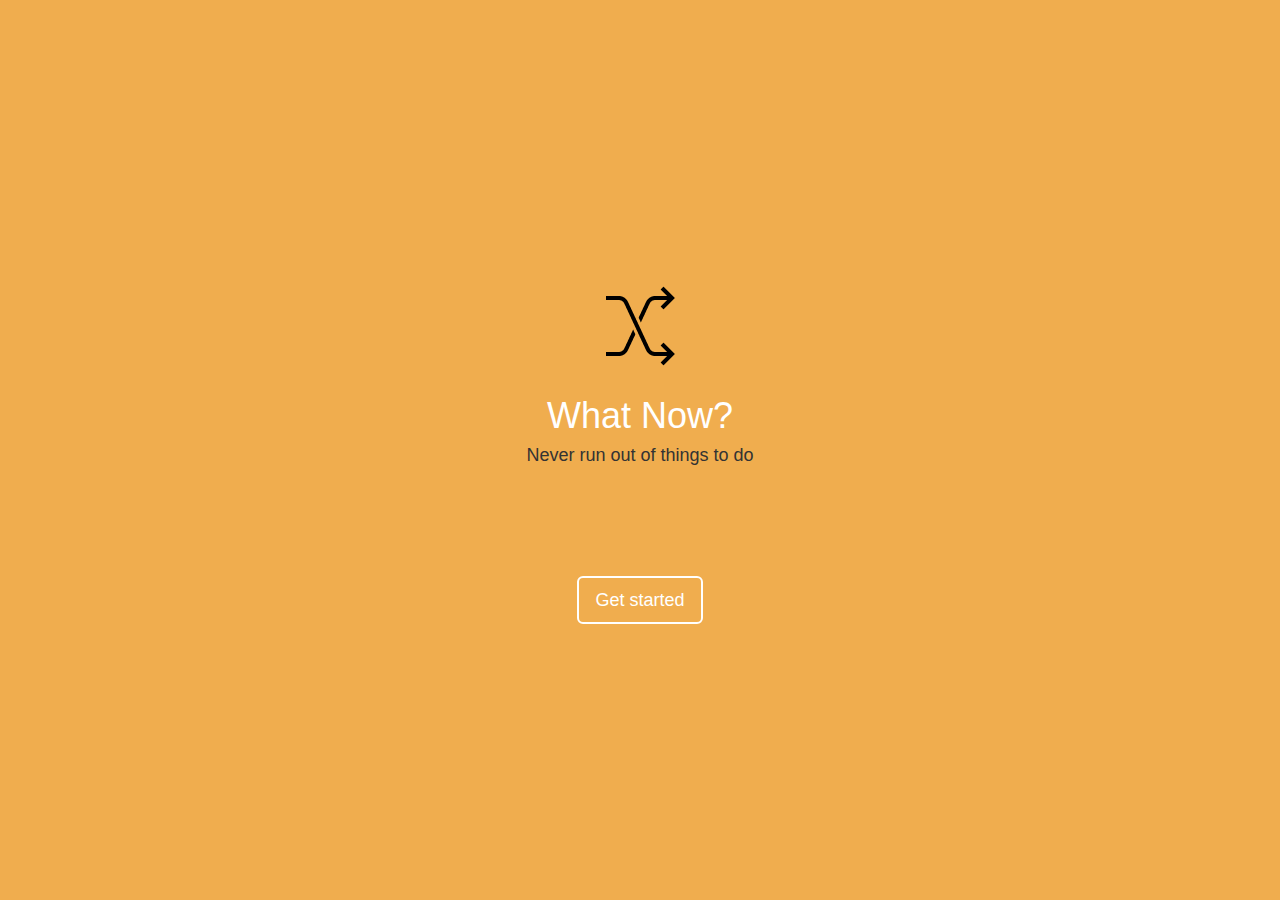
<file: whatnow/index.html>
<!DOCTYPE html>
<html lang="en">
    <head>
		<title>What Now?</title>
		<meta charset="utf-8">
		<meta name="viewport" content="width=device-width, initial-scale=1">
		<link rel="stylesheet" href="css/bootstrap.min.css">
        <link rel="stylesheet" href="css/main.css">
	</head>
	<body>
        <div class="full-screen">
            <div class="full-screen-body text-center">
                <img src="images/shuffle.png" />
                <h1>What Now?</h1>
                <h4>Never run out of things to do</h4>
                <br /><br /><br /><br /><br />
                <a href="start.html" class="btn btn-warning btn-lg">Get started</a>
            </div>
        </div>
        <script src="js/jquery.min.js"></script>
        <script src="js/bootstrap.min.js"></script>
    </body>
</html>
</file>
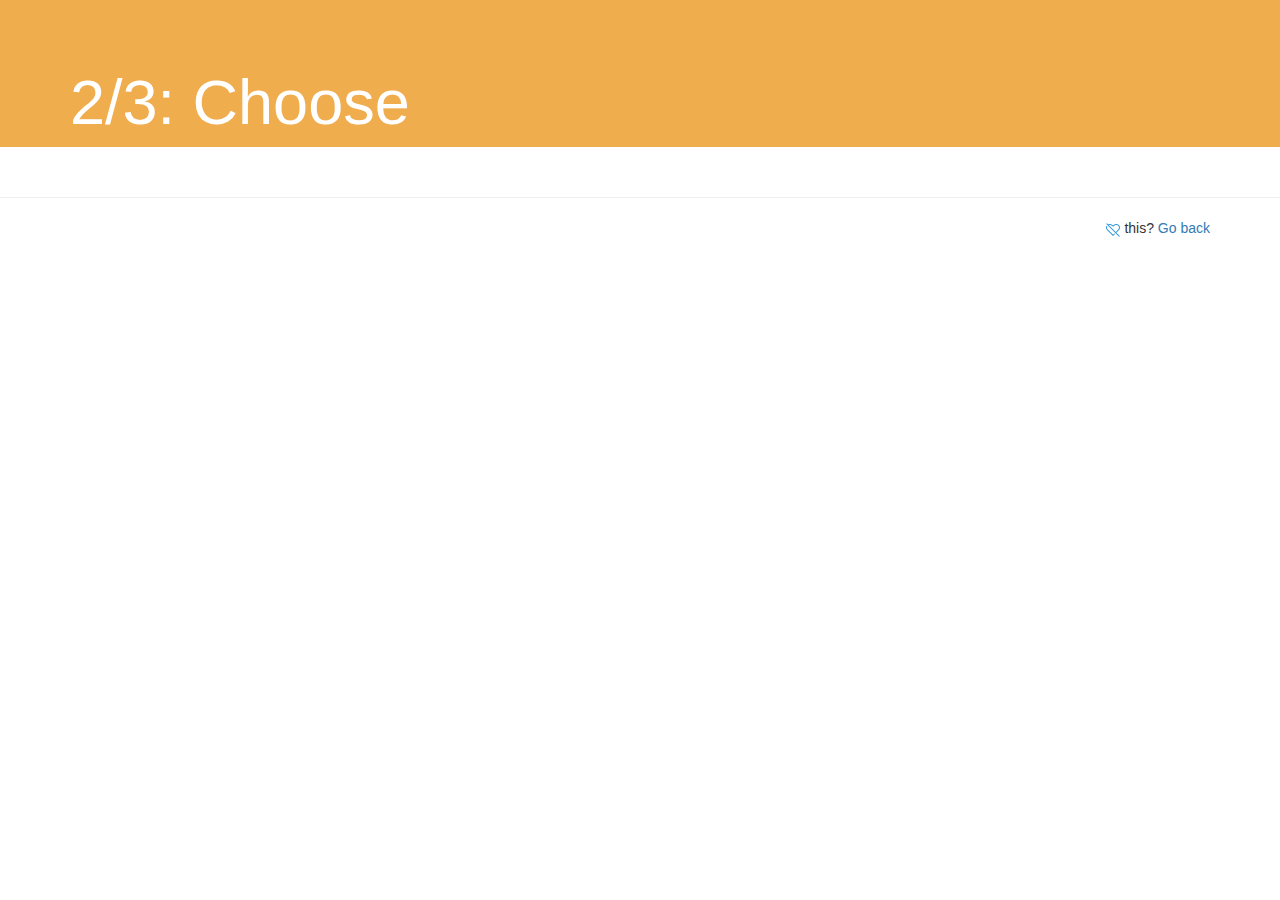
<file: choose.html>
<!DOCTYPE html>
<html lang="en">
    <head>
		<title>What Now? / choose</title>
		<meta charset="utf-8">
		<meta name="viewport" content="width=device-width, initial-scale=1">
		<link rel="stylesheet" href="css/bootstrap.min.css">
        <link rel="stylesheet" href="css/main.css">
	</head>
	<body>
        <div class="jumbotron">
            <div class="container">
                <h1>2/3: Choose</h1>
            </div>
        </div>
        <div class="container">
            <div class="row" id="events"></div>
        </div>
        <hr />
        <div class="container">
            <p class="text-right">
                <img src="images/dislike.png" style="width: 16px;" /> this? <a href="plan.html">Go back</a>
            </p>
        </div>
        <script src="js/jquery.min.js"></script>
        <script src="js/bootstrap.min.js"></script>
        <script src="js/choose.js"></script>
    </body>
</html>
</file>
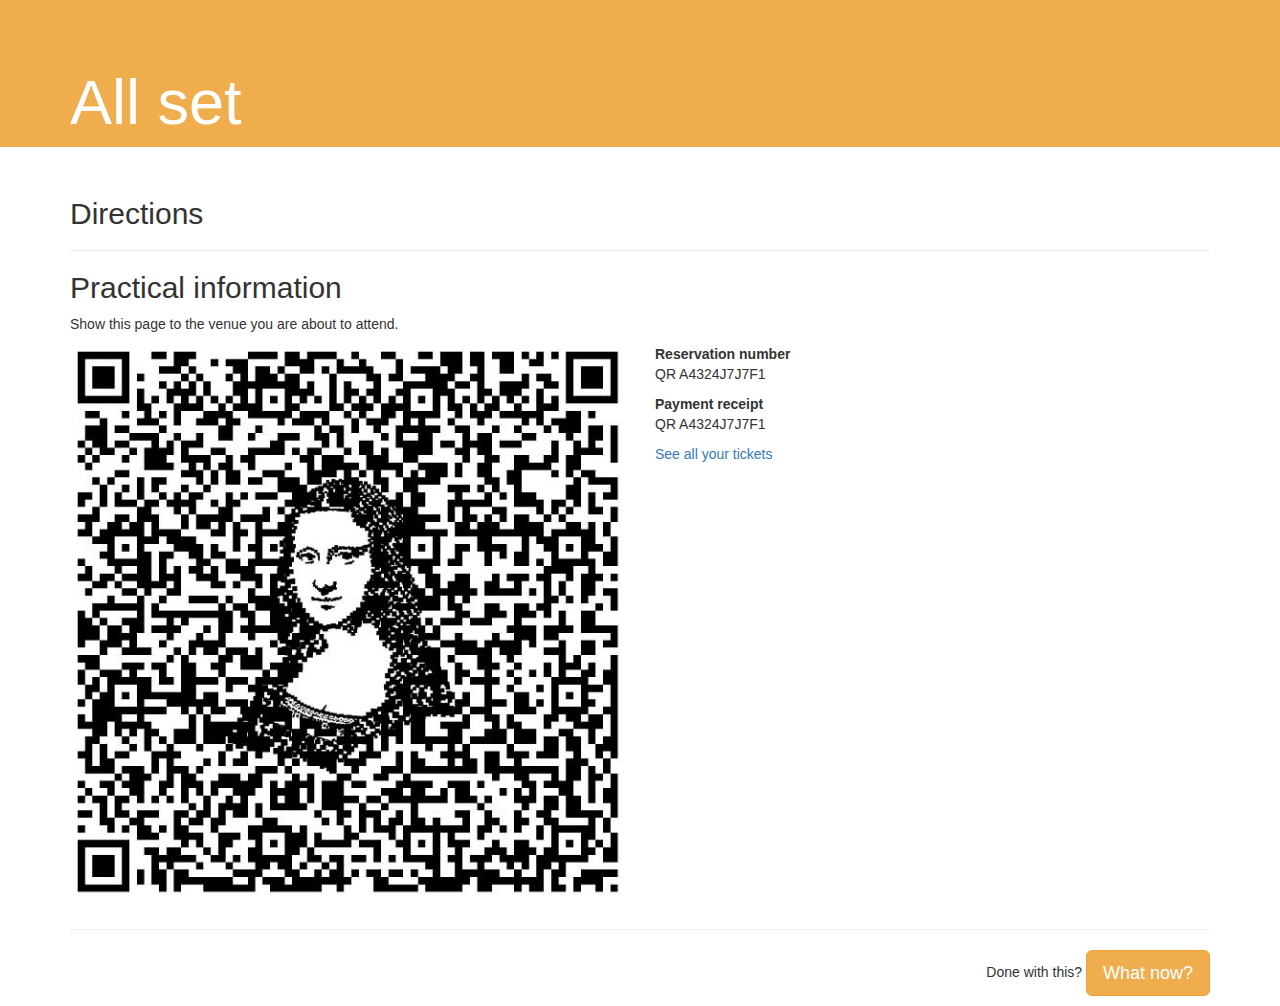
<file: done.html>
<!DOCTYPE html>
<html lang="en">
    <head>
		<title>What Now? / done</title>
		<meta charset="utf-8">
		<meta name="viewport" content="width=device-width, initial-scale=1">
		<link rel="stylesheet" href="css/bootstrap.min.css">
        <link rel="stylesheet" href="css/main.css">
	</head>
	<body>
        <div class="jumbotron">
            <div class="container">
                <h1>All set</h1>
            </div>
        </div>
        <div class="container">
            <h2>Directions</h2>
                <div id="transportType-walk" class="transportType">
                    <h3>Walking directions</h3>
                    <ol>
                        <li>Walk left 50 meters on Frederiksgade.</li>
                        <li>Walk right 100 meters on Gothersgade.</li>
                        <li>Walk round Trianglen.</li>
                        <li>Walk right 50 meters on Vesterbrogade.</li>
                        <li>Walk left 300 on Holmensgade.</li>
                    </ol>
                    <iframe src="https://www.google.com/maps/embed?pb=!1m24!1m8!1m3!1d17767.575732694804!2d10.1956603!3d56.1753096!3m2!1i1024!2i768!4f13.1!4m13!3e2!4m5!1s0x464c3f93c8d059f3%3A0xd8c9cb9689579301!2sFrederiksgade%2C+8000+Aarhus+C!3m2!1d56.154823099999994!2d10.2045997!4m5!1s0x464c3e462a4cd0f1%3A0xb530ea203c0d572!2sHolmensvej%2C+8240+Risskov!3m2!1d56.1956643!2d10.2184787!5e0!3m2!1sen!2sdk!4v1494080016160" width="400" height="300" frameborder="0" style="border:0" allowfullscreen></iframe>                </div>
                <div id="transportType-run" class="transportType">
                    <h3>Running directions</h3>
                    <ol>
                        <li>Run straight 300 meters on Nyhavnsgade.</li>
                        <li>Walk straight 100 meters on Amaliegade.</li>
                        <li>Run left 100 meters on Holmensgade.</li>
                    </ol>
                    <iframe src="https://www.google.com/maps/embed?pb=!1m28!1m12!1m3!1d17767.5757267833!2d10.195660315303694!3d56.175309612773496!2m3!1f0!2f0!3f0!3m2!1i1024!2i768!4f13.1!4m13!3e2!4m5!1s0x464c3f93c8d059f3%3A0xd8c9cb9689579301!2sFrederiksgade%2C+8000+Aarhus+C!3m2!1d56.154823099999994!2d10.2045997!4m5!1s0x464c3e462a4cd0f1%3A0xb530ea203c0d572!2sHolmensvej%2C+8240+Risskov!3m2!1d56.1956643!2d10.2184787!5e0!3m2!1sen!2sdk!4v1494080088077" width="400" height="300" frameborder="0" style="border:0" allowfullscreen></iframe>
                </div>
                <div id="transportType-bike" class="transportType">
                    <h3>Biking directions</h3>
                    <ol>
                        <li>Bike straight 200 meters on the track on Frederiksgade.</li>
                        <li>Bike left 300 meters on the track on Holmensgade.</li>
                    </ol>
                    <iframe src="https://www.google.com/maps/embed?pb=!1m28!1m12!1m3!1d17767.864139169193!2d10.195514765302496!3d56.17468641276243!2m3!1f0!2f0!3f0!3m2!1i1024!2i768!4f13.1!4m13!3e1!4m5!1s0x464c3f93c8d059f3%3A0xd8c9cb9689579301!2sFrederiksgade%2C+8000+Aarhus+C!3m2!1d56.154823099999994!2d10.2045997!4m5!1s0x464c3e462a4cd0f1%3A0xb530ea203c0d572!2sHolmensvej%2C+8240+Risskov!3m2!1d56.1956643!2d10.2184787!5e0!3m2!1sen!2sdk!4v1494080117140" width="400" height="300" frameborder="0" style="border:0" allowfullscreen></iframe>
                </div>
                <div id="transportType-seg" class="transportType">
                    <h3>Segway directions</h3>
                    <ol>
                        <li>Seg 500 meters on the track on Holmensgade.</li>
                    </ol>
                    <iframe src="https://www.google.com/maps/embed?pb=!1m28!1m12!1m3!1d17767.5757267833!2d10.195660315303694!3d56.175309612773496!2m3!1f0!2f0!3f0!3m2!1i1024!2i768!4f13.1!4m13!3e2!4m5!1s0x464c3f93c8d059f3%3A0xd8c9cb9689579301!2sFrederiksgade%2C+8000+Aarhus+C!3m2!1d56.154823099999994!2d10.2045997!4m5!1s0x464c3e462a4cd0f1%3A0xb530ea203c0d572!2sHolmensvej%2C+8240+Risskov!3m2!1d56.1956643!2d10.2184787!5e0!3m2!1sen!2sdk!4v1494080088077" width="400" height="300" frameborder="0" style="border:0" allowfullscreen></iframe>
                </div>
                <div id="transportType-ride" class="transportType">
                    <h3>Ride directions</h3>
                    <ol>
                        <li>Ride 500 meters on the track on Holmensgade.</li>
                    </ol>
                    <iframe src="https://www.google.com/maps/embed?pb=!1m28!1m12!1m3!1d17767.5757267833!2d10.195660315303694!3d56.175309612773496!2m3!1f0!2f0!3f0!3m2!1i1024!2i768!4f13.1!4m13!3e2!4m5!1s0x464c3f93c8d059f3%3A0xd8c9cb9689579301!2sFrederiksgade%2C+8000+Aarhus+C!3m2!1d56.154823099999994!2d10.2045997!4m5!1s0x464c3e462a4cd0f1%3A0xb530ea203c0d572!2sHolmensvej%2C+8240+Risskov!3m2!1d56.1956643!2d10.2184787!5e0!3m2!1sen!2sdk!4v1494080088077" width="400" height="300" frameborder="0" style="border:0" allowfullscreen></iframe>                    
                </div>
                <div id="transportType-tram" class="transportType">
                    <h3>Public means directions</h3>
                    <ol>
                        <li>Take bus 1A from Frederiksgade St. to Nyhavn St.</li>
                        <li>Take bus 6A from Nyhavn St. to Holmens St.</li>
                    </ol>
                    <iframe src="https://www.google.com/maps/embed?pb=!1m28!1m12!1m3!1d35536.068810102115!2d10.177355083269926!3d56.17431850098186!2m3!1f0!2f0!3f0!3m2!1i1024!2i768!4f13.1!4m13!3e3!4m5!1s0x464c3f93c8d059f3%3A0xd8c9cb9689579301!2sFrederiksgade%2C+8000+Aarhus+C!3m2!1d56.154823099999994!2d10.2045997!4m5!1s0x464c3e462a4cd0f1%3A0xb530ea203c0d572!2sHolmensvej%2C+8240+Risskov!3m2!1d56.1956643!2d10.2184787!5e0!3m2!1sen!2sdk!4v1494080139170" width="400" height="300" frameborder="0" style="border:0" allowfullscreen></iframe>
                </div>
                <div id="transportType-ufo" class="transportType">
                    <h3>Instant teleport directions</h3>
                    <ol>
                        <li>Go to the Aarhus Airport.</li>
                        <li>Contact your favorite Star Trek character.</li>
                    </ol>
                    <iframe src="https://www.google.com/maps/embed?pb=!1m28!1m12!1m3!1d141940.95375569066!2d10.260342052090438!3d56.229218324333324!2m3!1f0!2f0!3f0!3m2!1i1024!2i768!4f13.1!4m13!3e3!4m5!1s0x464c3f93c8d059f3%3A0xd8c9cb9689579301!2sFrederiksgade%2C+8000+Aarhus+C!3m2!1d56.154823099999994!2d10.2045997!4m5!1s0x464c2de1dbee33f1%3A0x82a2937d375c89bd!2sAarhus+Lufthavn+A%2FS%2C+Ny+Lufthavnsvej%2C+Kolind!3m2!1d56.3075123!2d10.6281027!5e0!3m2!1sen!2sdk!4v1494080192886" width="400" height="300" frameborder="0" style="border:0" allowfullscreen></iframe>
                </div>
            <hr />
            <h2>Practical information</h2>
            <p>Show this page to the venue you are about to attend.</p>
            <div class="row">
                <div class="col-xs-6 col-sm-6 col-md-6 col-lg-6">
                    <p><img src="images/qr.jpg" style="max-width: 100%;" /></p>
                </div>
                <div class="col-xs-6 col-sm-6 col-md-6 col-lg-6">
                    <p><strong>Reservation number</strong><br />QR A4324J7J7F1</p>
                    <p><strong>Payment receipt</strong><br />QR A4324J7J7F1</p>
                    <p><a href="#">See all your tickets</a></p>
                </div>
            </div>
            <hr />
            <p class="text-right">
                Done with this? <a href="javascript:moveForward()" class="btn btn-primary btn-warning btn-lg">What now?</a>
            </p>
        </div>
        <script src="js/jquery.min.js"></script>
        <script src="js/bootstrap.min.js"></script>
        <script src="js/done.js"></script>
    </body>
</html>
</file>
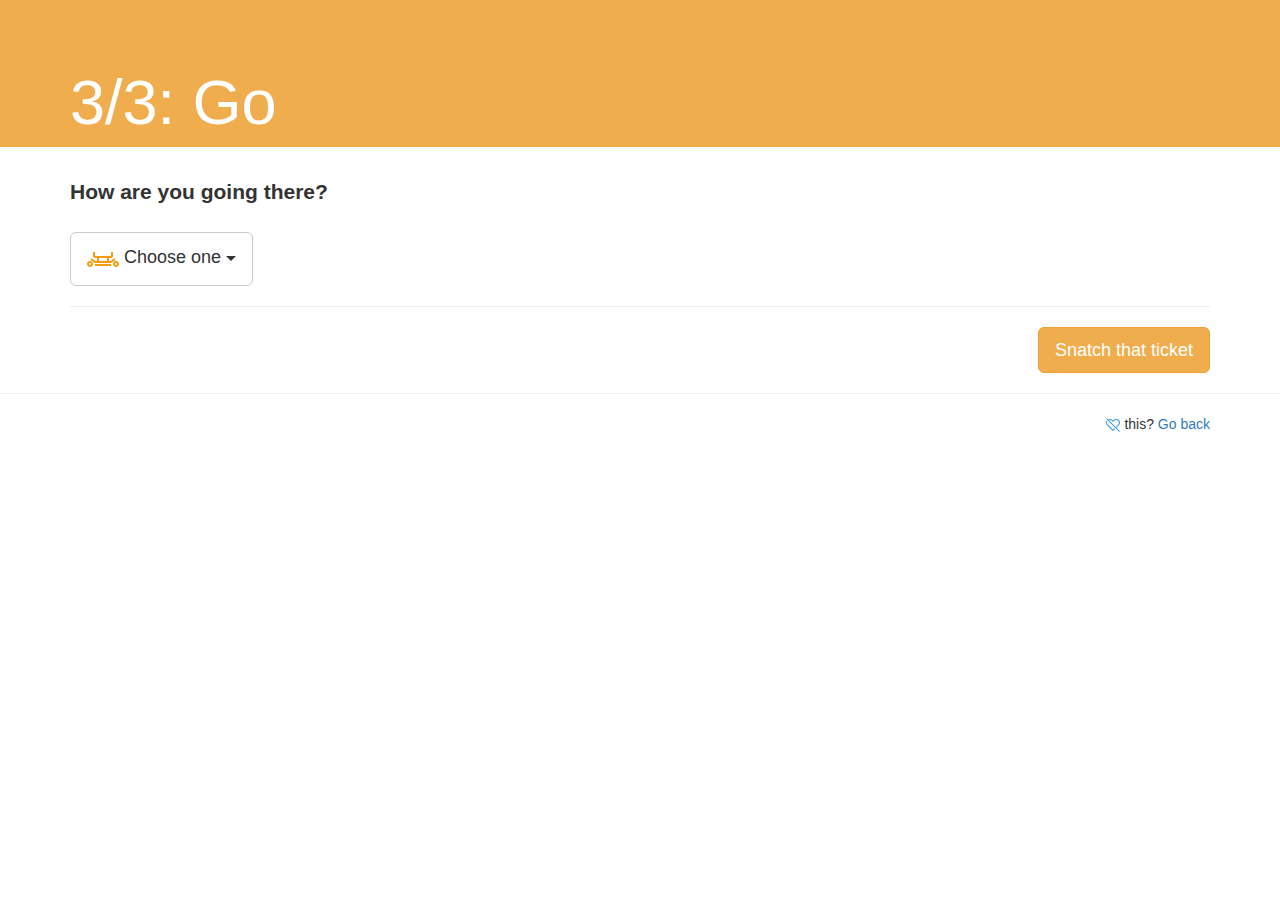
<file: go.html>
<!DOCTYPE html>
<html lang="en">
    <head>
		<title>What Now? / go</title>
		<meta charset="utf-8">
		<meta name="viewport" content="width=device-width, initial-scale=1">
		<link rel="stylesheet" href="css/bootstrap.min.css">
        <link rel="stylesheet" href="css/main.css">
	</head>
	<body>
        <div class="jumbotron">
            <div class="container">
                <h1>3/3: Go</h1>
            </div>
        </div>
        <div class="container">
            <form>
                <div class="form-group">
                    <p class="lead">
                        <label for="travel-group">How are you going there?</label>
                    </p>
                    <div class="dropdown">
                        <button class="btn btn-lg btn-default dropdown-toggle" type="button" id="travel-group" data-toggle="dropdown" aria-haspopup="true" aria-expanded="true">
                            <span id="transportTypeInput"><img src="images/transport.png" /> Choose one</span> <span class="caret"></span>
                        </button>
                        <ul class="dropdown-menu" aria-labelledby="travel-group">
                            <li><a id="transportTypeInput-walk" href="javascript:setTransportType('walk');"><img src="images/walk.png" /> Walking</a></li>
                            <li><a id="transportTypeInput-run" href="javascript:setTransportType('run');"><img src="images/run.png" /> Running</a></li>
                            <li><a id="transportTypeInput-bike" href="javascript:setTransportType('bike');"><img src="images/bike.png" /> Biking</a></li>
                            <li><a id="transportTypeInput-seg" href="javascript:setTransportType('seg');"><img src="images/seg.png" /> Segway</a></li>
                            <li><a id="transportTypeInput-ride" href="javascript:setTransportType('ride');"><img src="images/ride.png" /> Riding</a></li>
                            <li><a id="transportTypeInput-tram" href="javascript:setTransportType('tram');"><img src="images/tram.png" /> Public transport</a></li>
                            <li><a id="transportTypeInput-ufo" href="javascript:setTransportType('ufo');"><img src="images/ufo.png" /> Instant teleportation</a></li>
                        </ul>
                    </div>
                </div>
                <div id="transportType-walk" class="transportType">
                    <hr />
                    <h3>Walking directions</h3>
                    <ol>
                        <li>Walk left 50 meters on Frederiksgade.</li>
                        <li>Walk right 100 meters on Gothersgade.</li>
                        <li>Walk round Trianglen.</li>
                        <li>Walk right 50 meters on Vesterbrogade.</li>
                        <li>Walk left 300 on Holmensgade.</li>
                    </ol>
                    <iframe src="https://www.google.com/maps/embed?pb=!1m24!1m8!1m3!1d17767.575732694804!2d10.1956603!3d56.1753096!3m2!1i1024!2i768!4f13.1!4m13!3e2!4m5!1s0x464c3f93c8d059f3%3A0xd8c9cb9689579301!2sFrederiksgade%2C+8000+Aarhus+C!3m2!1d56.154823099999994!2d10.2045997!4m5!1s0x464c3e462a4cd0f1%3A0xb530ea203c0d572!2sHolmensvej%2C+8240+Risskov!3m2!1d56.1956643!2d10.2184787!5e0!3m2!1sen!2sdk!4v1494080016160" width="400" height="300" frameborder="0" style="border:0" allowfullscreen></iframe>                </div>
                <div id="transportType-run" class="transportType">
                    <hr />
                    <h3>Running directions</h3>
                    <ol>
                        <li>Run straight 300 meters on Nyhavnsgade.</li>
                        <li>Walk straight 100 meters on Amaliegade.</li>
                        <li>Run left 100 meters on Holmensgade.</li>
                    </ol>
                    <iframe src="https://www.google.com/maps/embed?pb=!1m28!1m12!1m3!1d17767.5757267833!2d10.195660315303694!3d56.175309612773496!2m3!1f0!2f0!3f0!3m2!1i1024!2i768!4f13.1!4m13!3e2!4m5!1s0x464c3f93c8d059f3%3A0xd8c9cb9689579301!2sFrederiksgade%2C+8000+Aarhus+C!3m2!1d56.154823099999994!2d10.2045997!4m5!1s0x464c3e462a4cd0f1%3A0xb530ea203c0d572!2sHolmensvej%2C+8240+Risskov!3m2!1d56.1956643!2d10.2184787!5e0!3m2!1sen!2sdk!4v1494080088077" width="400" height="300" frameborder="0" style="border:0" allowfullscreen></iframe>
                </div>
                <div id="transportType-bike" class="transportType">
                    <hr />
                    <h3>Biking directions</h3>
                    <ol>
                        <li>Bike straight 200 meters on the track on Frederiksgade.</li>
                        <li>Bike left 300 meters on the track on Holmensgade.</li>
                    </ol>
                    <iframe src="https://www.google.com/maps/embed?pb=!1m28!1m12!1m3!1d17767.864139169193!2d10.195514765302496!3d56.17468641276243!2m3!1f0!2f0!3f0!3m2!1i1024!2i768!4f13.1!4m13!3e1!4m5!1s0x464c3f93c8d059f3%3A0xd8c9cb9689579301!2sFrederiksgade%2C+8000+Aarhus+C!3m2!1d56.154823099999994!2d10.2045997!4m5!1s0x464c3e462a4cd0f1%3A0xb530ea203c0d572!2sHolmensvej%2C+8240+Risskov!3m2!1d56.1956643!2d10.2184787!5e0!3m2!1sen!2sdk!4v1494080117140" width="400" height="300" frameborder="0" style="border:0" allowfullscreen></iframe>
                </div>
                <div id="transportType-seg" class="transportType">
                    <hr />
                    <h3>Segway directions</h3>
                    <ol>
                        <li>Seg 500 meters on the track on Holmensgade.</li>
                    </ol>
                    <iframe src="https://www.google.com/maps/embed?pb=!1m28!1m12!1m3!1d17767.5757267833!2d10.195660315303694!3d56.175309612773496!2m3!1f0!2f0!3f0!3m2!1i1024!2i768!4f13.1!4m13!3e2!4m5!1s0x464c3f93c8d059f3%3A0xd8c9cb9689579301!2sFrederiksgade%2C+8000+Aarhus+C!3m2!1d56.154823099999994!2d10.2045997!4m5!1s0x464c3e462a4cd0f1%3A0xb530ea203c0d572!2sHolmensvej%2C+8240+Risskov!3m2!1d56.1956643!2d10.2184787!5e0!3m2!1sen!2sdk!4v1494080088077" width="400" height="300" frameborder="0" style="border:0" allowfullscreen></iframe>
                </div>
                <div id="transportType-ride" class="transportType">
                    <h3>Ride directions</h3>
                    <ol>
                        <li>Ride 500 meters on the track on Holmensgade.</li>
                    </ol>
                    <iframe src="https://www.google.com/maps/embed?pb=!1m28!1m12!1m3!1d17767.5757267833!2d10.195660315303694!3d56.175309612773496!2m3!1f0!2f0!3f0!3m2!1i1024!2i768!4f13.1!4m13!3e2!4m5!1s0x464c3f93c8d059f3%3A0xd8c9cb9689579301!2sFrederiksgade%2C+8000+Aarhus+C!3m2!1d56.154823099999994!2d10.2045997!4m5!1s0x464c3e462a4cd0f1%3A0xb530ea203c0d572!2sHolmensvej%2C+8240+Risskov!3m2!1d56.1956643!2d10.2184787!5e0!3m2!1sen!2sdk!4v1494080088077" width="400" height="300" frameborder="0" style="border:0" allowfullscreen></iframe>                    
                </div>
                <div id="transportType-tram" class="transportType">
                    <hr />
                    <h3>Public means directions</h3>
                    <ol>
                        <li>Take bus 1A from Frederiksgade St. to Nyhavn St.</li>
                        <li>Take bus 6A from Nyhavn St. to Holmens St.</li>
                    </ol>
                    <iframe src="https://www.google.com/maps/embed?pb=!1m28!1m12!1m3!1d35536.068810102115!2d10.177355083269926!3d56.17431850098186!2m3!1f0!2f0!3f0!3m2!1i1024!2i768!4f13.1!4m13!3e3!4m5!1s0x464c3f93c8d059f3%3A0xd8c9cb9689579301!2sFrederiksgade%2C+8000+Aarhus+C!3m2!1d56.154823099999994!2d10.2045997!4m5!1s0x464c3e462a4cd0f1%3A0xb530ea203c0d572!2sHolmensvej%2C+8240+Risskov!3m2!1d56.1956643!2d10.2184787!5e0!3m2!1sen!2sdk!4v1494080139170" width="400" height="300" frameborder="0" style="border:0" allowfullscreen></iframe>
                </div>
                <div id="transportType-ufo" class="transportType">
                    <hr />
                    <h3>Instant teleport directions</h3>
                    <ol>
                        <li>Go to the Aarhus Airport.</li>
                        <li>Contact your favorite Star Trek character.</li>
                    </ol>
                    <iframe src="https://www.google.com/maps/embed?pb=!1m28!1m12!1m3!1d141940.95375569066!2d10.260342052090438!3d56.229218324333324!2m3!1f0!2f0!3f0!3m2!1i1024!2i768!4f13.1!4m13!3e3!4m5!1s0x464c3f93c8d059f3%3A0xd8c9cb9689579301!2sFrederiksgade%2C+8000+Aarhus+C!3m2!1d56.154823099999994!2d10.2045997!4m5!1s0x464c2de1dbee33f1%3A0x82a2937d375c89bd!2sAarhus+Lufthavn+A%2FS%2C+Ny+Lufthavnsvej%2C+Kolind!3m2!1d56.3075123!2d10.6281027!5e0!3m2!1sen!2sdk!4v1494080192886" width="400" height="300" frameborder="0" style="border:0" allowfullscreen></iframe>
                </div>
                <hr />
                <div class="text-right">
                    <a href="javascript:moveForward()" class="btn btn-primary btn-warning btn-lg">Snatch that ticket</a>
                </div>
            </form>
        </div>
        <hr />
        <div class="container">
            <p class="text-right">
                <img src="images/dislike.png" style="width: 16px;" /> this? <a href="choose.html">Go back</a>
            </p>
        </div>
        <script src="js/jquery.min.js"></script>
        <script src="js/bootstrap.min.js"></script>
        <script src="js/go.js"></script>
    </body>
</html>
</file>
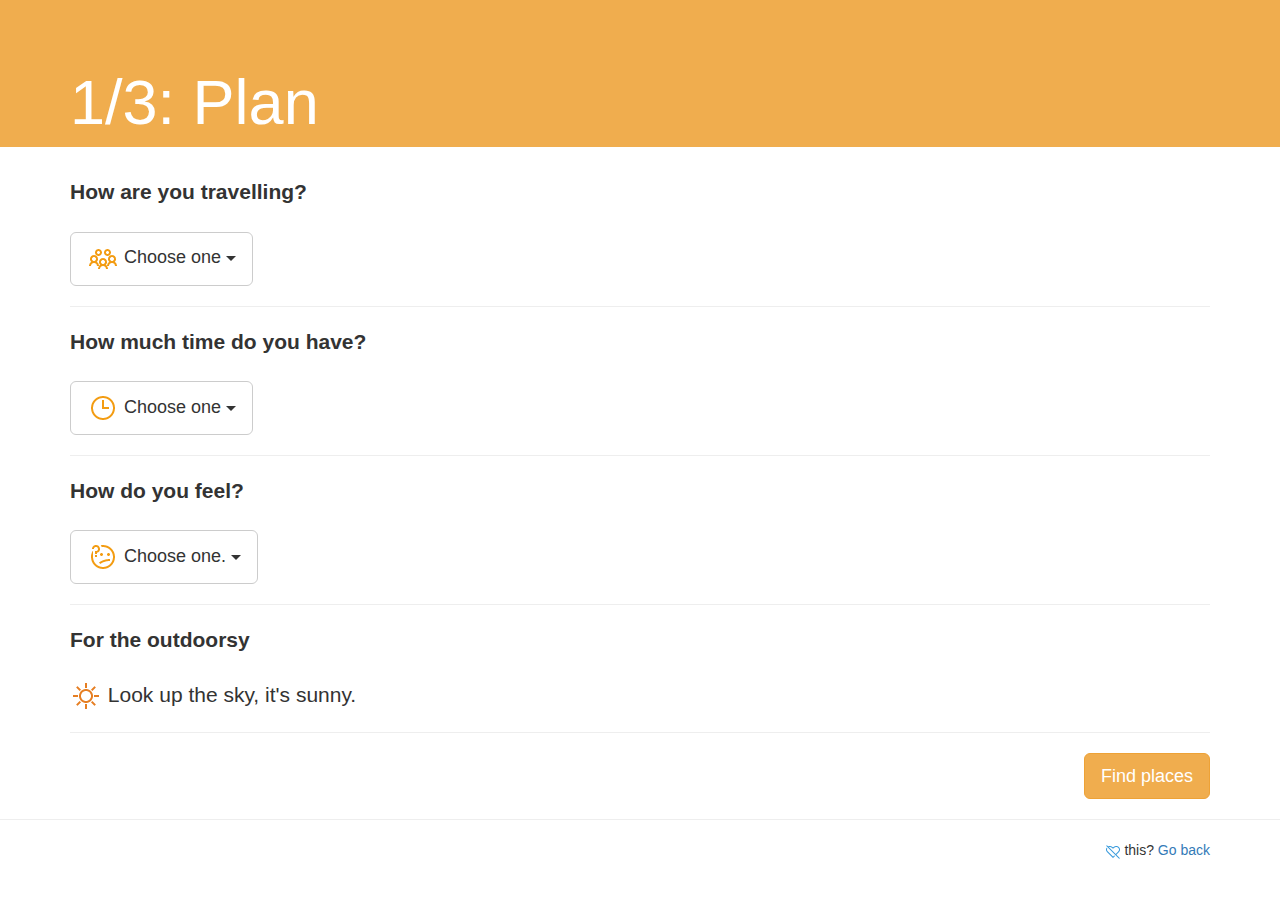
<file: plan.html>
<!DOCTYPE html>
<html lang="en">
    <head>
		<title>What Now? / plan</title>
		<meta charset="utf-8">
		<meta name="viewport" content="width=device-width, initial-scale=1">
		<link rel="stylesheet" href="css/bootstrap.min.css">
        <link rel="stylesheet" href="css/main.css">
	</head>
	<body>
        <div class="jumbotron">
            <div class="container">
                <h1>1/3: Plan</h1>
            </div>
        </div>
        <div class="container">
            <form>
                <div class="form-group" id="travellerType">
                    <p class="lead">
                        <label for="travel-group">How are you travelling?</label>
                    </p>
                    <div class="dropdown">
                        <button class="btn btn-lg btn-default dropdown-toggle" type="button" id="travel-group" data-toggle="dropdown" aria-haspopup="true" aria-expanded="true">
                            <span id="travellerTypeInput"><img src="images/traveller.png" /> Choose one</span> <span class="caret"></span>
                        </button>
                        <ul class="dropdown-menu" aria-labelledby="travel-group">
                            <li><a id="travellerType-female" href="javascript:setTravellerType('female')"><img src="images/female.png" /> All by myself - lady</a></li>
                            <li><a id="travellerType-male" href="javascript:setTravellerType('male')"><img src="images/male.png" /> All by myself - gentleman</a></li>
                            <li><a id="travellerType-couple" href="javascript:setTravellerType('couple')"><img src="images/couple.png" /> With my significant other</a></li>
                            <li><a id="travellerType-family" href="javascript:setTravellerType('family')"><img src="images/family.png" /> With my family</a></li>
                            <li><a id="travellerType-dog" href="javascript:setTravellerType('dog')"><img src="images/dog.png" /> With my family and Max</a></li>
                        </ul>
                    </div>
                </div>
                <hr />
                <div class="form-group" id="timeType">
                    <p class="lead">
                        <label for="travel-time">How much time do you have?</label>
                    </p>
                    <div class="dropdown">
                        <button class="btn btn-lg btn-default dropdown-toggle" type="button" id="travel-time" data-toggle="dropdown" aria-haspopup="true" aria-expanded="true">
                            <span id="timeTypeInput"><img src="images/time.png" /> Choose one</span> <span class="caret"></span>
                        </button>
                        <ul class="dropdown-menu" aria-labelledby="travel-time">
                            <li><a id="timeType-hour" href="javascript:setTimeType('hour')"><img src="images/hour.png" /> About an hour</a></li>
                            <li><a id="timeType-hours" href="javascript:setTimeType('hours')"><img src="images/hours.png" /> A few hours</a></li>
                            <li><a id="timeType-day" href="javascript:setTimeType('day')"><img src="images/day.png" /> All day</a></li>
                        </ul>
                    </div>
                </div>
                <hr />
                <div class="form-group" id="moodType">
                    <p class="lead">
                        <label for="travel-mood">How do you feel?</label>
                    </p>
                    <div class="dropdown">
                        <button class="btn btn-lg btn-default dropdown-toggle" type="button" id="travel-mood" data-toggle="dropdown" aria-haspopup="true" aria-expanded="true">
                            <span id="moodTypeInput"><img src="images/mood.png" /> Choose one.</span> <span class="caret"></span>
                        </button>
                        <ul class="dropdown-menu" aria-labelledby="travel-mood">
                            <li><a id="moodType-happy" href="javascript:setMoodType('happy')"><img src="images/happy.png" /> Happy</a></li>
                            <li><a id="moodType-artsy" href="javascript:setMoodType('artsy')"><img src="images/artsy.png" /> Artsy</a></li>
                            <li><a id="moodType-adventurous" href="javascript:setMoodType('adventurous')"><img src="images/adventurous.png" /> Adventurous</a></li>
                            <li><a id="moodType-hungry" href="javascript:setMoodType('hungry')"><img src="images/hungry.png" /> Hungry</a></li>
                            <li><a id="moodType-tired" href="javascript:setMoodType('tired')"><img src="images/tired.png" /> Tired</a></li>
                        </ul>
                    </div>
                </div>
                <hr />
                <div class="form-group">
                    <p class="lead">
                        <label for="travel-weather">For the outdoorsy</label>
                    </p>
                    <p class="lead weatherType" id="weatherType-sunny">
                        <img src="images/sunny.png" /> Look up the sky, it's sunny.
                    </p>
                    <p class="lead weatherType" id="weatherType-rainy">
                        <img src="images/rainy.png" /> Time for singing in the rain?
                    </p>
                </div>
                <hr />
                <div class="text-right">
                    <a href="javascript:moveForward()" class="btn btn-primary btn-warning btn-lg">Find places</a>
                </div>
            </form>
        </div>
        <hr />
        <div class="container">
            <p class="text-right">
                <img src="images/dislike.png" style="width: 16px;" /> this? <a href="index.html">Go back</a>
            </p>
        </div>
        <script src="js/jquery.min.js"></script>
        <script src="js/bootstrap.min.js"></script>
        <script src="js/plan.js"></script>
    </body>
</html>
</file>
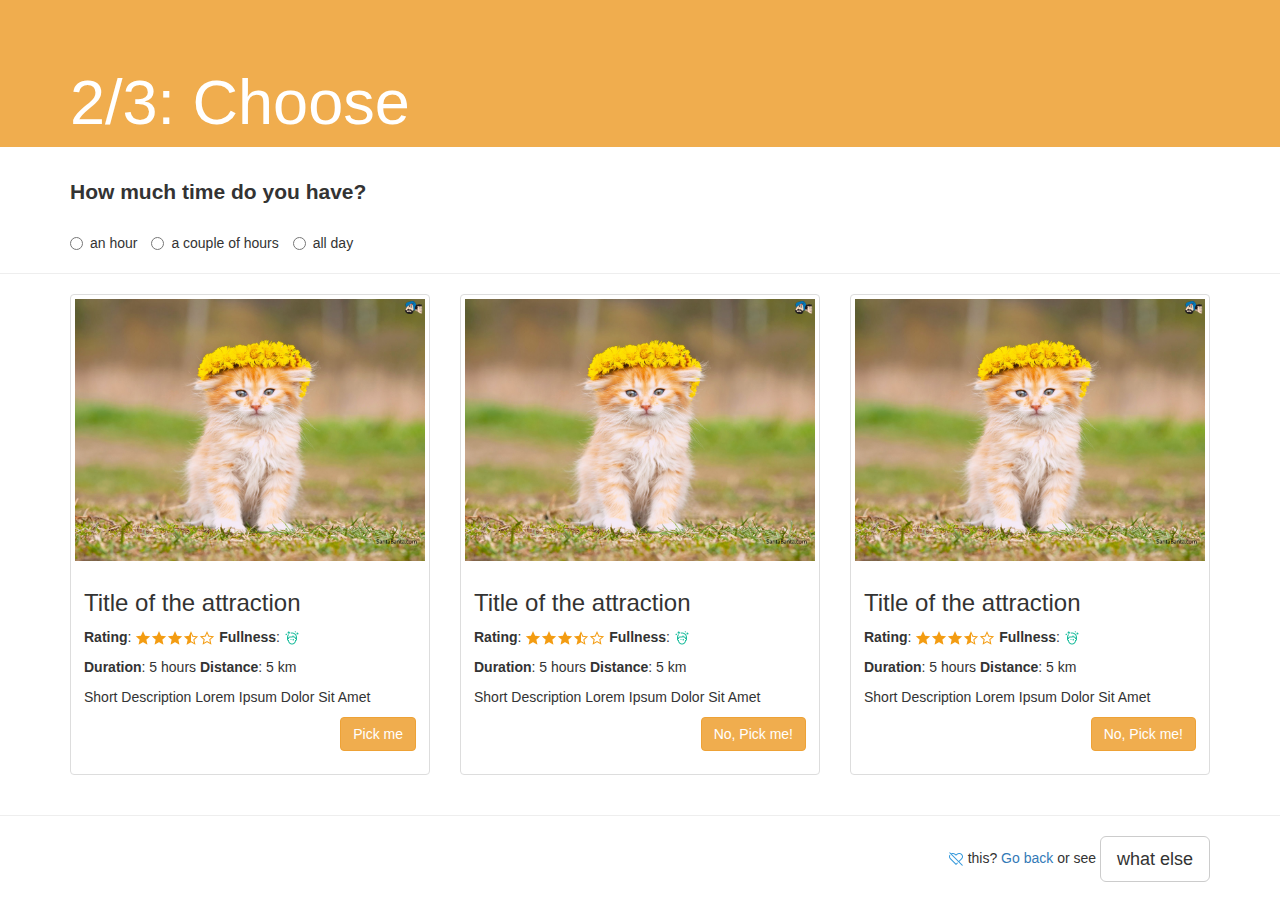
<file: whatnow/choose.html>
<!DOCTYPE html>
<html lang="en">
    <head>
		<title>What Now?</title>
		<meta charset="utf-8">
		<meta name="viewport" content="width=device-width, initial-scale=1">
		<link rel="stylesheet" href="css/bootstrap.min.css">
        <link rel="stylesheet" href="css/main.css">
	</head>
	<body>
        <div class="jumbotron">
            <div class="container">
                <h1>2/3: Choose</h1>
            </div>
        </div>
        <div class="container">
            <form>
                <div class="form-group">
                    <p class="lead">
                        <label for="travel-time">How much time do you have?</label>
                    </p>
                </div>
                <label class="radio-inline">
                    <input type="radio" name="inlineRadioOptions" id="inlineRadio1" value="option1"> an hour
                </label>
                <label class="radio-inline">
                    <input type="radio" name="inlineRadioOptions" id="inlineRadio2" value="option2"> a couple of hours
                </label>
                <label class="radio-inline">
                    <input type="radio" name="inlineRadioOptions" id="inlineRadio3" value="option3"> all day
                </label>
            </form>
        </div>
        <hr />
        <div class="container">
            <div class="row">
                <div class="col-xs-12 col-sm-6 col-md-4 col-lg-4">
                    <div class="thumbnail">
                        <img src="images/cat.jpg" alt="...">
                        <div class="caption">
                            <h3>Title of the attraction</h3>
                            <p><strong>Rating</strong>: <img src="images/star-full.png" style="width: 16px;" /><img src="images/star-full.png" style="width: 16px;" /><img src="images/star-full.png" style="width: 16px;" /><img src="images/star-half.png" style="width: 16px;" /><img src="images/star-empty.png" style="width: 16px;" /> <strong>Fullness</strong>: <img src="images/dizzy.png" style="width: 16px;" /></p>
                            <p><strong>Duration</strong>: 5 hours <strong>Distance</strong>: 5 km</p>
                            <p>Short Description Lorem Ipsum Dolor Sit Amet</p>
                            <p class="text-right">
                                <a href="go.html" class="btn btn-warning" role="button">Pick me</a>
                            </p>
                        </div>
                    </div>
                </div>
                <div class="col-xs-12 col-sm-6 col-md-4 col-lg-4">
                    <div class="thumbnail">
                        <img src="images/cat.jpg" alt="...">
                        <div class="caption">
                            <h3>Title of the attraction</h3>
                            <p><strong>Rating</strong>: <img src="images/star-full.png" style="width: 16px;" /><img src="images/star-full.png" style="width: 16px;" /><img src="images/star-full.png" style="width: 16px;" /><img src="images/star-half.png" style="width: 16px;" /><img src="images/star-empty.png" style="width: 16px;" /> <strong>Fullness</strong>: <img src="images/dizzy.png" style="width: 16px;" /></p>
                            <p><strong>Duration</strong>: 5 hours <strong>Distance</strong>: 5 km</p>
                            <p>Short Description Lorem Ipsum Dolor Sit Amet</p>
                            <p class="text-right">
                                <a href="go.html" class="btn btn-warning" role="button">No, Pick me!</a>
                            </p>
                        </div>
                    </div>
                </div>
                <div class="col-xs-12 col-sm-6 col-md-4 col-lg-4">
                    <div class="thumbnail">
                        <img src="images/cat.jpg" alt="...">
                        <div class="caption">
                            <h3>Title of the attraction</h3>
                            <p><strong>Rating</strong>: <img src="images/star-full.png" style="width: 16px;" /><img src="images/star-full.png" style="width: 16px;" /><img src="images/star-full.png" style="width: 16px;" /><img src="images/star-half.png" style="width: 16px;" /><img src="images/star-empty.png" style="width: 16px;" /> <strong>Fullness</strong>: <img src="images/dizzy.png" style="width: 16px;" /></p>
                            <p><strong>Duration</strong>: 5 hours <strong>Distance</strong>: 5 km</p>
                            <p>Short Description Lorem Ipsum Dolor Sit Amet</p>
                            <p class="text-right">
                                <a href="go.html" class="btn btn-warning" role="button">No, Pick me!</a>
                            </p>
                        </div>
                    </div>
                </div>
            </div>
        </div>
        <hr />
        <div class="container">
            <p class="text-right">
                <img src="images/dislike.png" style="width: 16px;" /> this? <a href="start.html">Go back</a> or see <a href="choose.html" class="btn btn-default btn-lg">what else</a>
            </p>
        </div>
        <script src="js/jquery.min.js"></script>
        <script src="js/bootstrap.min.js"></script>
    </body>
</html>
</file>
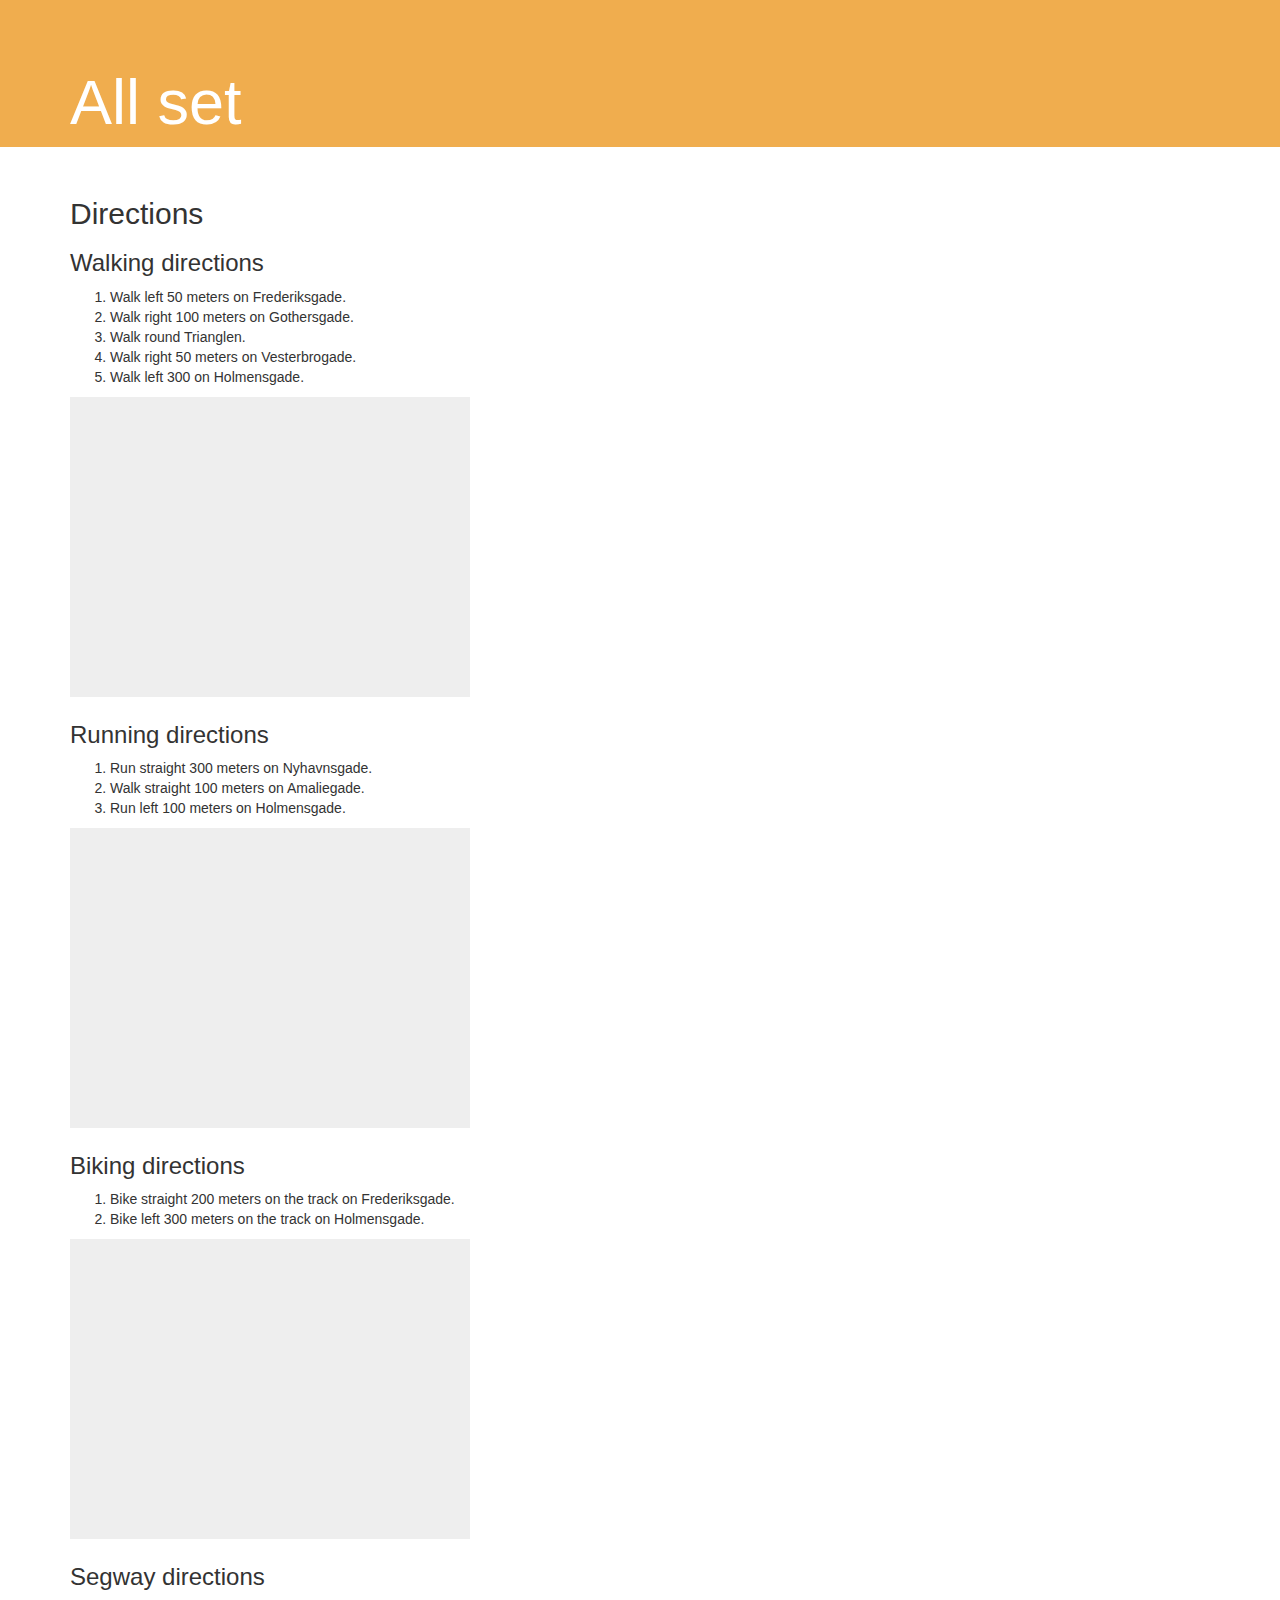
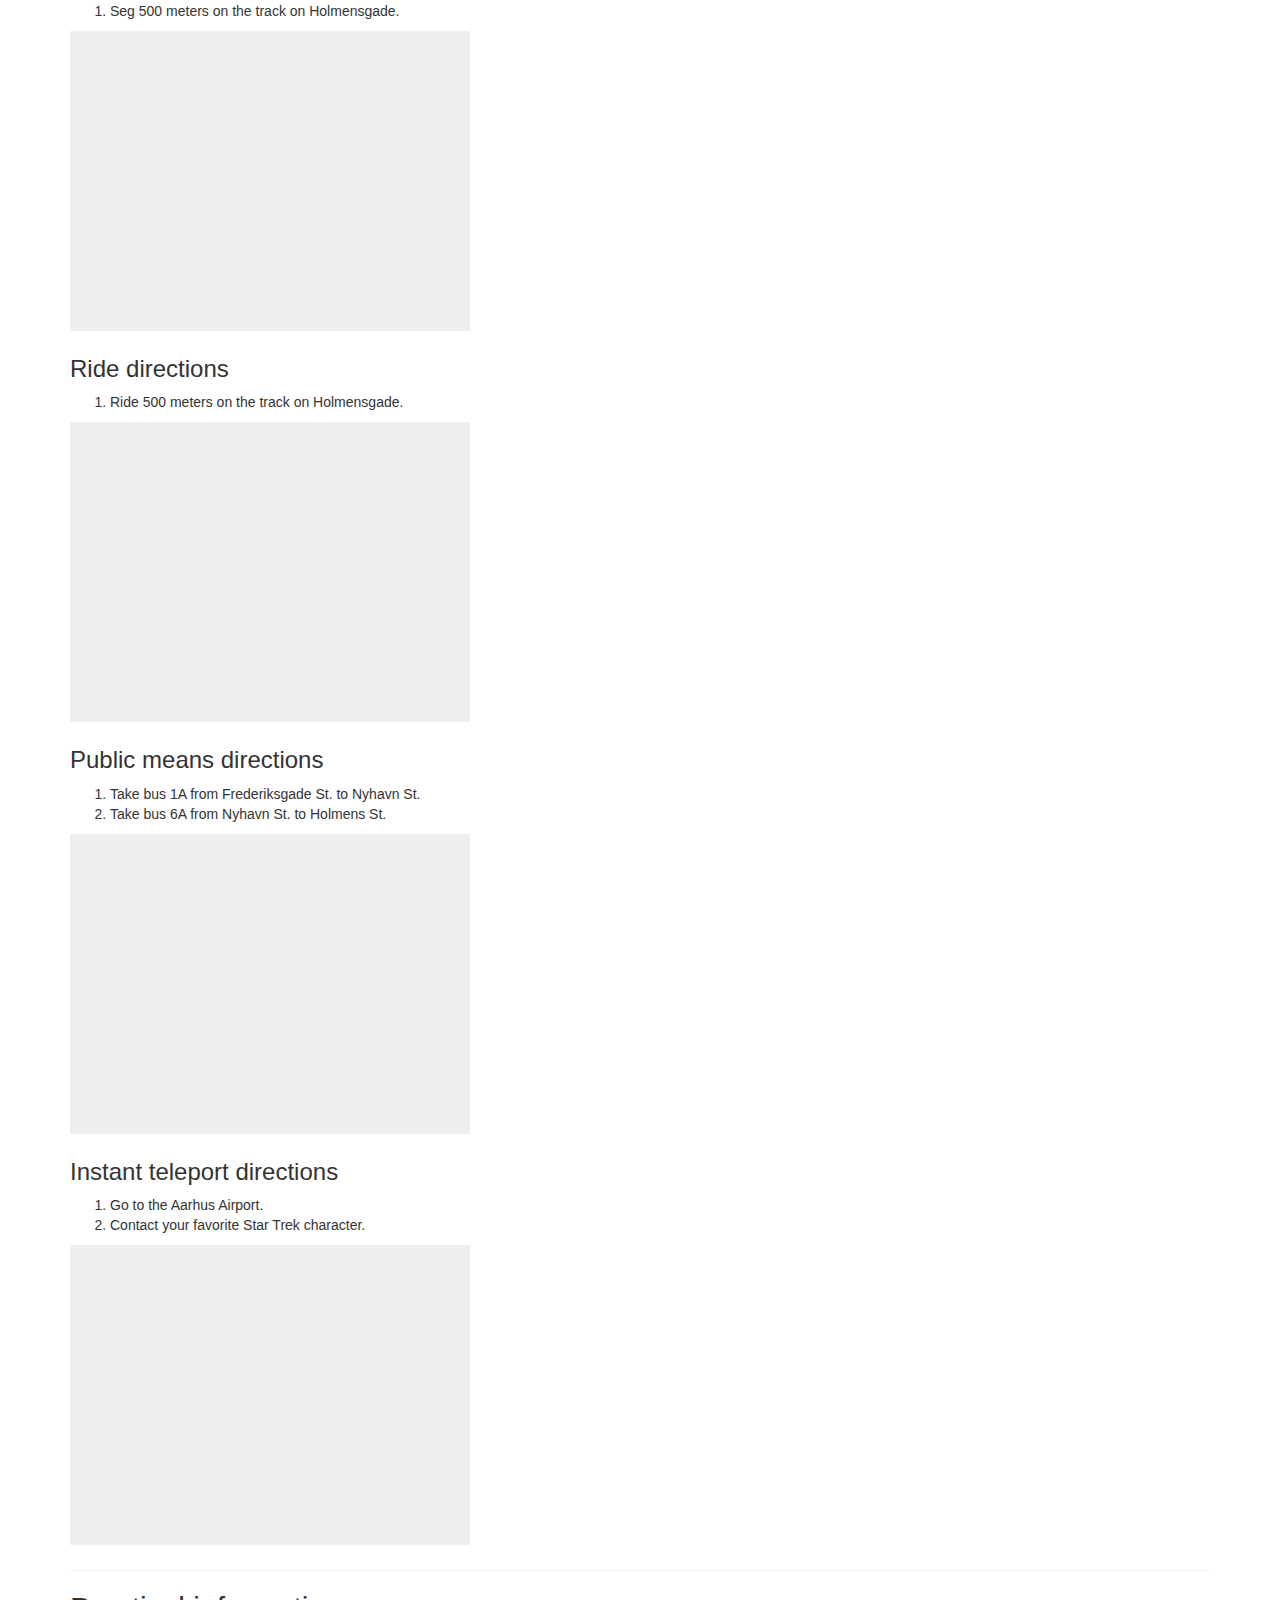
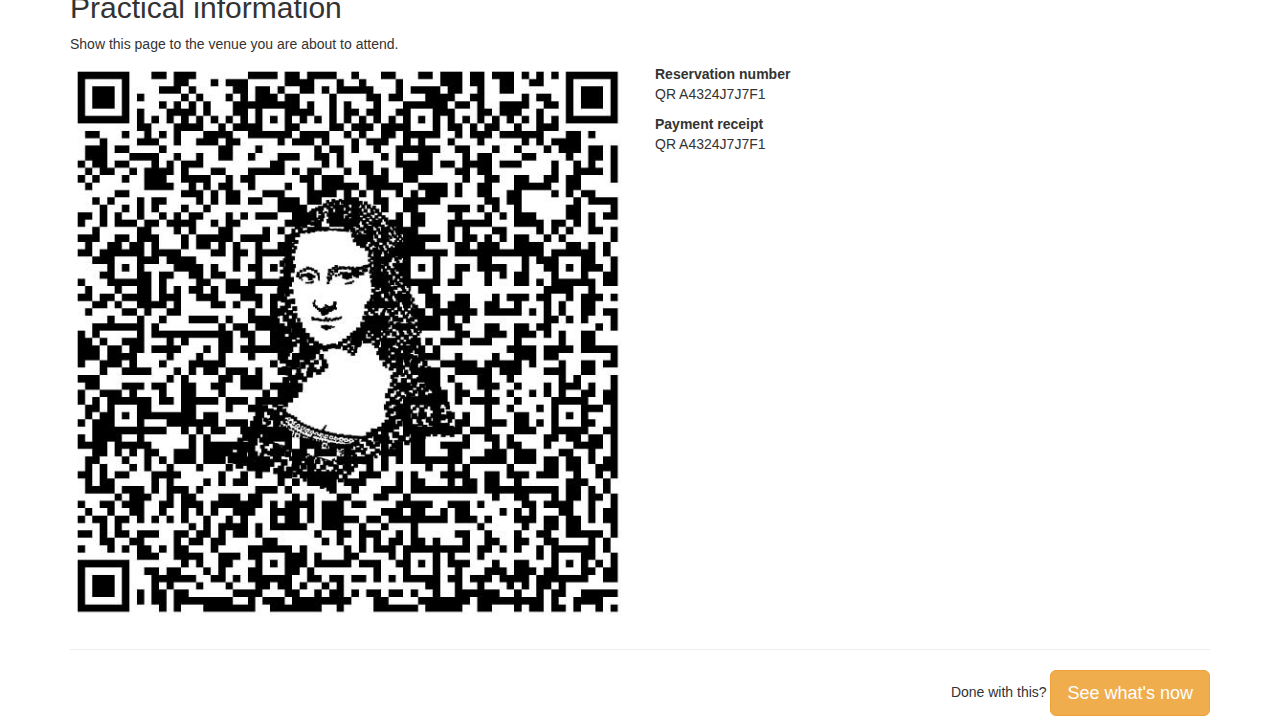
<file: whatnow/done.html>
<!DOCTYPE html>
<html lang="en">
    <head>
		<title>What Now?</title>
		<meta charset="utf-8">
		<meta name="viewport" content="width=device-width, initial-scale=1">
		<link rel="stylesheet" href="css/bootstrap.min.css">
        <link rel="stylesheet" href="css/main.css">
	</head>
	<body>
        <div class="jumbotron">
            <div class="container">
                <h1>All set</h1>
            </div>
        </div>
        <div class="container">
            <h2>Directions</h2>
                <div class="show-walk">
                    <h3>Walking directions</h3>
                    <ol>
                        <li>Walk left 50 meters on Frederiksgade.</li>
                        <li>Walk right 100 meters on Gothersgade.</li>
                        <li>Walk round Trianglen.</li>
                        <li>Walk right 50 meters on Vesterbrogade.</li>
                        <li>Walk left 300 on Holmensgade.</li>
                    </ol>
                    <iframe src="https://www.google.com/maps/embed?pb=!1m24!1m8!1m3!1d17767.575732694804!2d10.1956603!3d56.1753096!3m2!1i1024!2i768!4f13.1!4m13!3e2!4m5!1s0x464c3f93c8d059f3%3A0xd8c9cb9689579301!2sFrederiksgade%2C+8000+Aarhus+C!3m2!1d56.154823099999994!2d10.2045997!4m5!1s0x464c3e462a4cd0f1%3A0xb530ea203c0d572!2sHolmensvej%2C+8240+Risskov!3m2!1d56.1956643!2d10.2184787!5e0!3m2!1sen!2sdk!4v1494080016160" width="400" height="300" frameborder="0" style="border:0" allowfullscreen></iframe>                </div>
                <div class="show-run">
                    <h3>Running directions</h3>
                    <ol>
                        <li>Run straight 300 meters on Nyhavnsgade.</li>
                        <li>Walk straight 100 meters on Amaliegade.</li>
                        <li>Run left 100 meters on Holmensgade.</li>
                    </ol>
                    <iframe src="https://www.google.com/maps/embed?pb=!1m28!1m12!1m3!1d17767.5757267833!2d10.195660315303694!3d56.175309612773496!2m3!1f0!2f0!3f0!3m2!1i1024!2i768!4f13.1!4m13!3e2!4m5!1s0x464c3f93c8d059f3%3A0xd8c9cb9689579301!2sFrederiksgade%2C+8000+Aarhus+C!3m2!1d56.154823099999994!2d10.2045997!4m5!1s0x464c3e462a4cd0f1%3A0xb530ea203c0d572!2sHolmensvej%2C+8240+Risskov!3m2!1d56.1956643!2d10.2184787!5e0!3m2!1sen!2sdk!4v1494080088077" width="400" height="300" frameborder="0" style="border:0" allowfullscreen></iframe>
                </div>
                <div class="show-bike">
                    <h3>Biking directions</h3>
                    <ol>
                        <li>Bike straight 200 meters on the track on Frederiksgade.</li>
                        <li>Bike left 300 meters on the track on Holmensgade.</li>
                    </ol>
                    <iframe src="https://www.google.com/maps/embed?pb=!1m28!1m12!1m3!1d17767.864139169193!2d10.195514765302496!3d56.17468641276243!2m3!1f0!2f0!3f0!3m2!1i1024!2i768!4f13.1!4m13!3e1!4m5!1s0x464c3f93c8d059f3%3A0xd8c9cb9689579301!2sFrederiksgade%2C+8000+Aarhus+C!3m2!1d56.154823099999994!2d10.2045997!4m5!1s0x464c3e462a4cd0f1%3A0xb530ea203c0d572!2sHolmensvej%2C+8240+Risskov!3m2!1d56.1956643!2d10.2184787!5e0!3m2!1sen!2sdk!4v1494080117140" width="400" height="300" frameborder="0" style="border:0" allowfullscreen></iframe>
                </div>
                <div class="show-seg">
                    <h3>Segway directions</h3>
                    <ol>
                        <li>Seg 500 meters on the track on Holmensgade.</li>
                    </ol>
                    <iframe src="https://www.google.com/maps/embed?pb=!1m28!1m12!1m3!1d17767.5757267833!2d10.195660315303694!3d56.175309612773496!2m3!1f0!2f0!3f0!3m2!1i1024!2i768!4f13.1!4m13!3e2!4m5!1s0x464c3f93c8d059f3%3A0xd8c9cb9689579301!2sFrederiksgade%2C+8000+Aarhus+C!3m2!1d56.154823099999994!2d10.2045997!4m5!1s0x464c3e462a4cd0f1%3A0xb530ea203c0d572!2sHolmensvej%2C+8240+Risskov!3m2!1d56.1956643!2d10.2184787!5e0!3m2!1sen!2sdk!4v1494080088077" width="400" height="300" frameborder="0" style="border:0" allowfullscreen></iframe>
                </div>
                <div class="show-ride">
                    <h3>Ride directions</h3>
                    <ol>
                        <li>Ride 500 meters on the track on Holmensgade.</li>
                    </ol>
                    <iframe src="https://www.google.com/maps/embed?pb=!1m28!1m12!1m3!1d17767.5757267833!2d10.195660315303694!3d56.175309612773496!2m3!1f0!2f0!3f0!3m2!1i1024!2i768!4f13.1!4m13!3e2!4m5!1s0x464c3f93c8d059f3%3A0xd8c9cb9689579301!2sFrederiksgade%2C+8000+Aarhus+C!3m2!1d56.154823099999994!2d10.2045997!4m5!1s0x464c3e462a4cd0f1%3A0xb530ea203c0d572!2sHolmensvej%2C+8240+Risskov!3m2!1d56.1956643!2d10.2184787!5e0!3m2!1sen!2sdk!4v1494080088077" width="400" height="300" frameborder="0" style="border:0" allowfullscreen></iframe>                    
                </div>
                <div class="show-tram">
                    <h3>Public means directions</h3>
                    <ol>
                        <li>Take bus 1A from Frederiksgade St. to Nyhavn St.</li>
                        <li>Take bus 6A from Nyhavn St. to Holmens St.</li>
                    </ol>
                    <iframe src="https://www.google.com/maps/embed?pb=!1m28!1m12!1m3!1d35536.068810102115!2d10.177355083269926!3d56.17431850098186!2m3!1f0!2f0!3f0!3m2!1i1024!2i768!4f13.1!4m13!3e3!4m5!1s0x464c3f93c8d059f3%3A0xd8c9cb9689579301!2sFrederiksgade%2C+8000+Aarhus+C!3m2!1d56.154823099999994!2d10.2045997!4m5!1s0x464c3e462a4cd0f1%3A0xb530ea203c0d572!2sHolmensvej%2C+8240+Risskov!3m2!1d56.1956643!2d10.2184787!5e0!3m2!1sen!2sdk!4v1494080139170" width="400" height="300" frameborder="0" style="border:0" allowfullscreen></iframe>
                </div>
                <div class="show-ufo">
                    <h3>Instant teleport directions</h3>
                    <ol>
                        <li>Go to the Aarhus Airport.</li>
                        <li>Contact your favorite Star Trek character.</li>
                    </ol>
                    <iframe src="https://www.google.com/maps/embed?pb=!1m28!1m12!1m3!1d141940.95375569066!2d10.260342052090438!3d56.229218324333324!2m3!1f0!2f0!3f0!3m2!1i1024!2i768!4f13.1!4m13!3e3!4m5!1s0x464c3f93c8d059f3%3A0xd8c9cb9689579301!2sFrederiksgade%2C+8000+Aarhus+C!3m2!1d56.154823099999994!2d10.2045997!4m5!1s0x464c2de1dbee33f1%3A0x82a2937d375c89bd!2sAarhus+Lufthavn+A%2FS%2C+Ny+Lufthavnsvej%2C+Kolind!3m2!1d56.3075123!2d10.6281027!5e0!3m2!1sen!2sdk!4v1494080192886" width="400" height="300" frameborder="0" style="border:0" allowfullscreen></iframe>
                </div>
            <hr />
            <h2>Practical information</h2>
            <p>Show this page to the venue you are about to attend.</p>
            <div class="row">
                <div class="col-xs-6 col-sm-6 col-md-6 col-lg-6">
                    <p><img src="images/qr.jpg" style="max-width: 100%;" /></p>
                </div>
                <div class="col-xs-6 col-sm-6 col-md-6 col-lg-6">
                    <p><strong>Reservation number</strong><br />QR A4324J7J7F1</p>
                    <p><strong>Payment receipt</strong><br />QR A4324J7J7F1</p>
                </div>
            </div>
            <hr />
            <p class="text-right">
                Done with this? <a href="start.html" class="btn btn-primary btn-warning btn-lg">See what's now</a>
            </p>
        </div>
        <script src="js/jquery.min.js"></script>
        <script src="js/bootstrap.min.js"></script>
    </body>
</html>
</file>
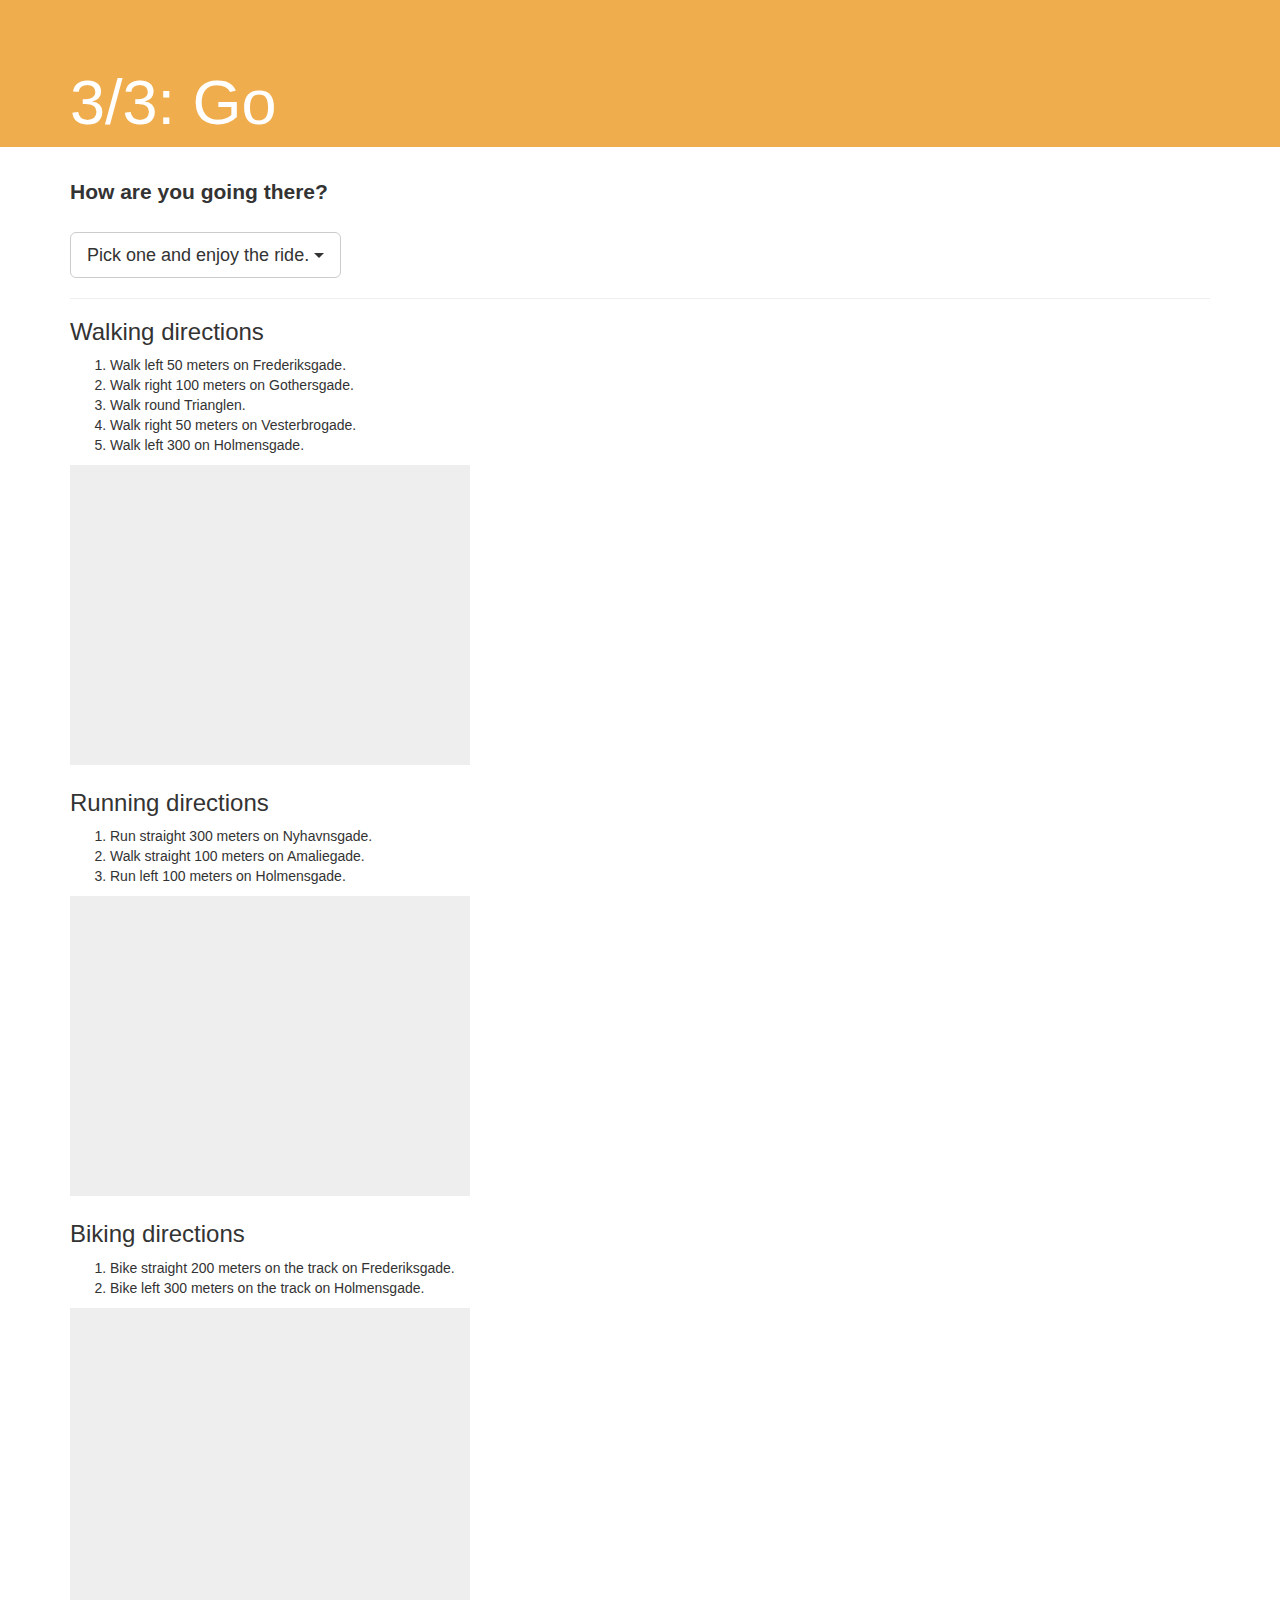
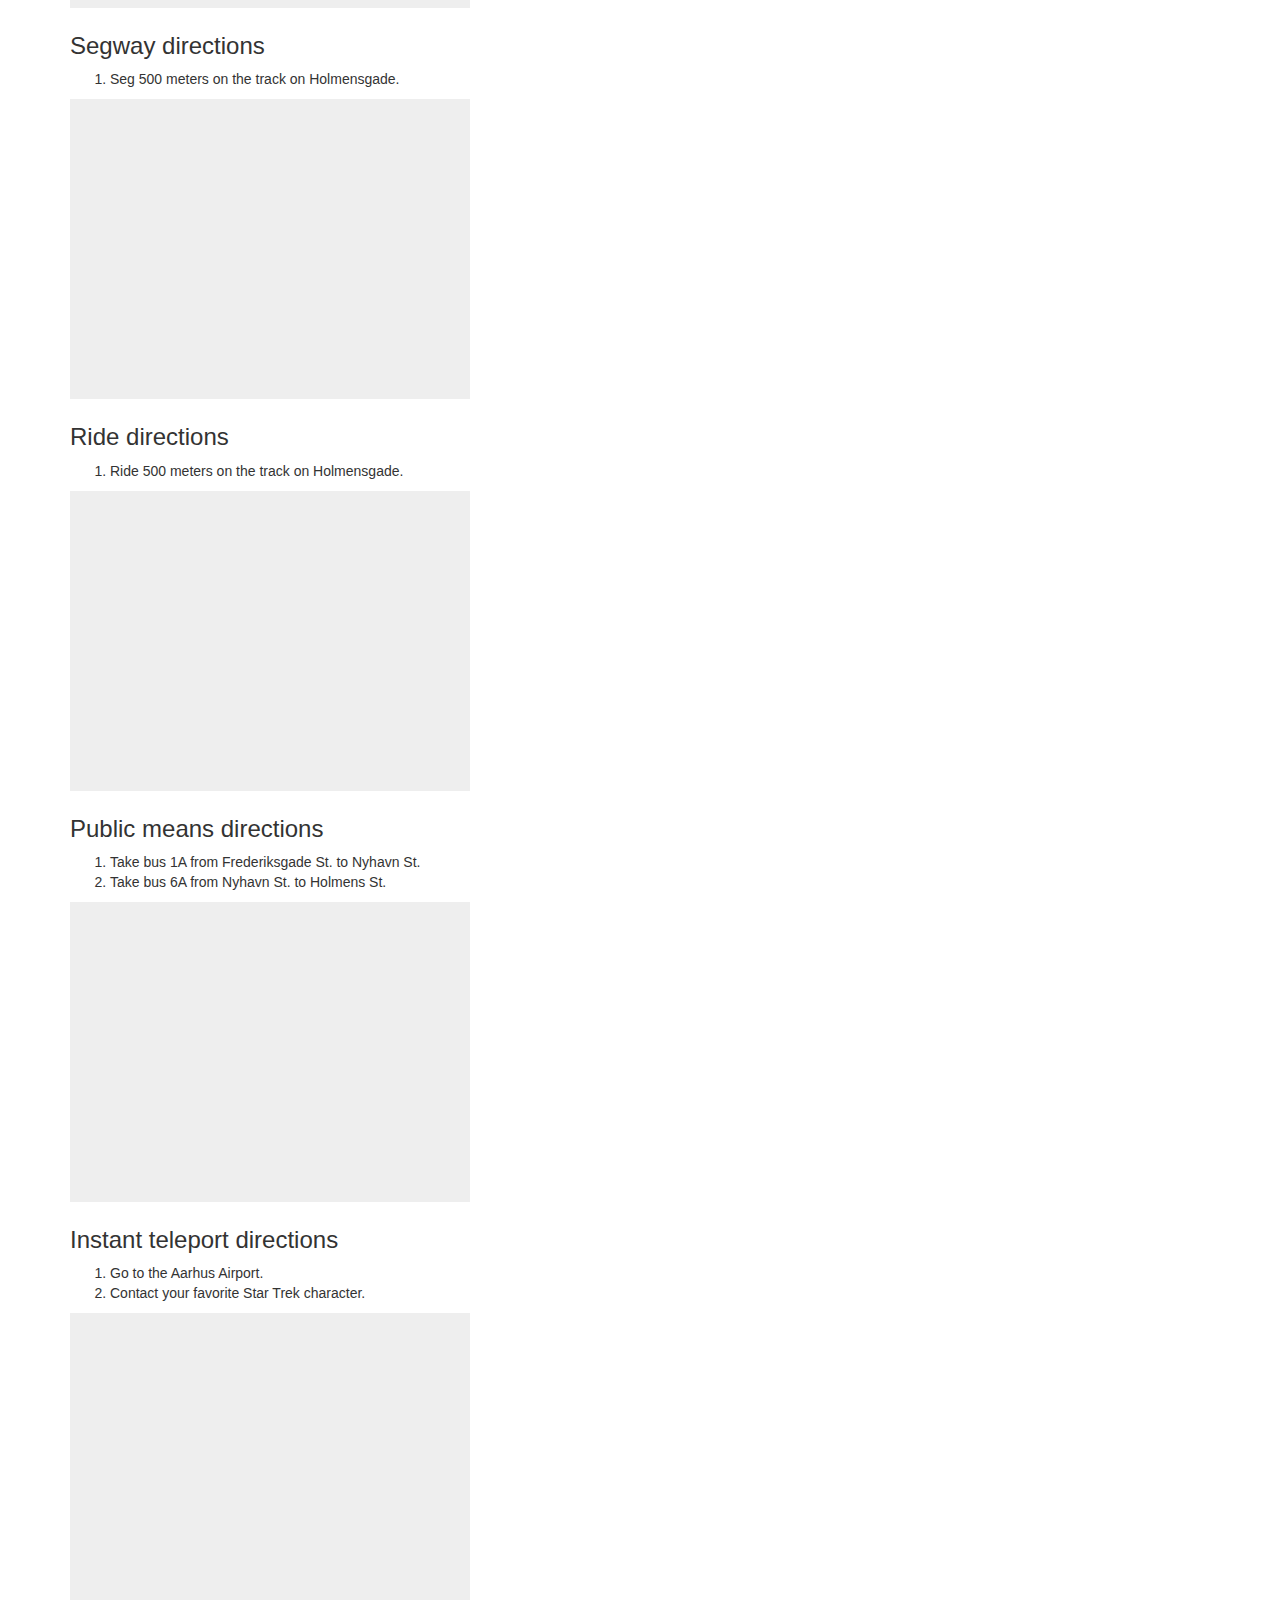
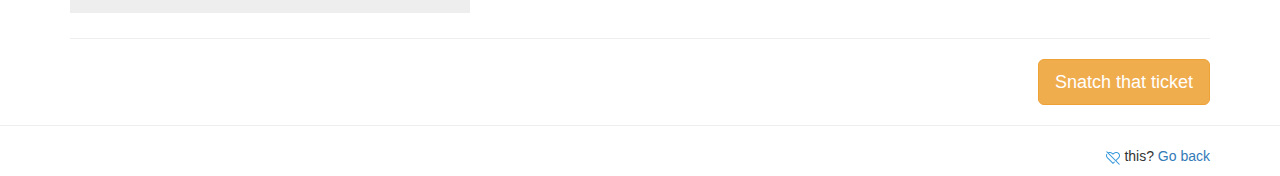
<file: whatnow/go.html>
<!DOCTYPE html>
<html lang="en">
    <head>
		<title>What Now?</title>
		<meta charset="utf-8">
		<meta name="viewport" content="width=device-width, initial-scale=1">
		<link rel="stylesheet" href="css/bootstrap.min.css">
        <link rel="stylesheet" href="css/main.css">
	</head>
	<body>
        <div class="jumbotron">
            <div class="container">
                <h1>3/3: Go</h1>
            </div>
        </div>
        <div class="container">
            <form>
                <div class="form-group">
                    <p class="lead">
                        <label for="travel-group">How are you going there?</label>
                    </p>
                    <div class="dropdown">
                        <button class="btn btn-lg btn-default dropdown-toggle" type="button" id="travel-group" data-toggle="dropdown" aria-haspopup="true" aria-expanded="true">
                            Pick one and enjoy the ride. <span class="caret"></span>
                        </button>
                        <ul class="dropdown-menu" aria-labelledby="travel-group">
                            <li><a href="#"><img src="images/walk.png" /> Walking</a></li>
                            <li><a href="#"><img src="images/run.png" /> Running</a></li>
                            <li><a href="#"><img src="images/bike.png" /> Biking</a></li>
                            <li><a href="#"><img src="images/seg.png" /> Segway</a></li>
                            <li><a href="#"><img src="images/ride.png" /> Riding</a></li>
                            <li><a href="#"><img src="images/tram.png" /> Public transport</a></li>
                            <li><a href="#"><img src="images/ufo.png" /> Instant teleportation</a></li>
                        </ul>
                    </div>
                </div>
                <hr />
                <div class="show-walk">
                    <h3>Walking directions</h3>
                    <ol>
                        <li>Walk left 50 meters on Frederiksgade.</li>
                        <li>Walk right 100 meters on Gothersgade.</li>
                        <li>Walk round Trianglen.</li>
                        <li>Walk right 50 meters on Vesterbrogade.</li>
                        <li>Walk left 300 on Holmensgade.</li>
                    </ol>
                    <iframe src="https://www.google.com/maps/embed?pb=!1m24!1m8!1m3!1d17767.575732694804!2d10.1956603!3d56.1753096!3m2!1i1024!2i768!4f13.1!4m13!3e2!4m5!1s0x464c3f93c8d059f3%3A0xd8c9cb9689579301!2sFrederiksgade%2C+8000+Aarhus+C!3m2!1d56.154823099999994!2d10.2045997!4m5!1s0x464c3e462a4cd0f1%3A0xb530ea203c0d572!2sHolmensvej%2C+8240+Risskov!3m2!1d56.1956643!2d10.2184787!5e0!3m2!1sen!2sdk!4v1494080016160" width="400" height="300" frameborder="0" style="border:0" allowfullscreen></iframe>                </div>
                <div class="show-run">
                    <h3>Running directions</h3>
                    <ol>
                        <li>Run straight 300 meters on Nyhavnsgade.</li>
                        <li>Walk straight 100 meters on Amaliegade.</li>
                        <li>Run left 100 meters on Holmensgade.</li>
                    </ol>
                    <iframe src="https://www.google.com/maps/embed?pb=!1m28!1m12!1m3!1d17767.5757267833!2d10.195660315303694!3d56.175309612773496!2m3!1f0!2f0!3f0!3m2!1i1024!2i768!4f13.1!4m13!3e2!4m5!1s0x464c3f93c8d059f3%3A0xd8c9cb9689579301!2sFrederiksgade%2C+8000+Aarhus+C!3m2!1d56.154823099999994!2d10.2045997!4m5!1s0x464c3e462a4cd0f1%3A0xb530ea203c0d572!2sHolmensvej%2C+8240+Risskov!3m2!1d56.1956643!2d10.2184787!5e0!3m2!1sen!2sdk!4v1494080088077" width="400" height="300" frameborder="0" style="border:0" allowfullscreen></iframe>
                </div>
                <div class="show-bike">
                    <h3>Biking directions</h3>
                    <ol>
                        <li>Bike straight 200 meters on the track on Frederiksgade.</li>
                        <li>Bike left 300 meters on the track on Holmensgade.</li>
                    </ol>
                    <iframe src="https://www.google.com/maps/embed?pb=!1m28!1m12!1m3!1d17767.864139169193!2d10.195514765302496!3d56.17468641276243!2m3!1f0!2f0!3f0!3m2!1i1024!2i768!4f13.1!4m13!3e1!4m5!1s0x464c3f93c8d059f3%3A0xd8c9cb9689579301!2sFrederiksgade%2C+8000+Aarhus+C!3m2!1d56.154823099999994!2d10.2045997!4m5!1s0x464c3e462a4cd0f1%3A0xb530ea203c0d572!2sHolmensvej%2C+8240+Risskov!3m2!1d56.1956643!2d10.2184787!5e0!3m2!1sen!2sdk!4v1494080117140" width="400" height="300" frameborder="0" style="border:0" allowfullscreen></iframe>
                </div>
                <div class="show-seg">
                    <h3>Segway directions</h3>
                    <ol>
                        <li>Seg 500 meters on the track on Holmensgade.</li>
                    </ol>
                    <iframe src="https://www.google.com/maps/embed?pb=!1m28!1m12!1m3!1d17767.5757267833!2d10.195660315303694!3d56.175309612773496!2m3!1f0!2f0!3f0!3m2!1i1024!2i768!4f13.1!4m13!3e2!4m5!1s0x464c3f93c8d059f3%3A0xd8c9cb9689579301!2sFrederiksgade%2C+8000+Aarhus+C!3m2!1d56.154823099999994!2d10.2045997!4m5!1s0x464c3e462a4cd0f1%3A0xb530ea203c0d572!2sHolmensvej%2C+8240+Risskov!3m2!1d56.1956643!2d10.2184787!5e0!3m2!1sen!2sdk!4v1494080088077" width="400" height="300" frameborder="0" style="border:0" allowfullscreen></iframe>
                </div>
                <div class="show-ride">
                    <h3>Ride directions</h3>
                    <ol>
                        <li>Ride 500 meters on the track on Holmensgade.</li>
                    </ol>
                    <iframe src="https://www.google.com/maps/embed?pb=!1m28!1m12!1m3!1d17767.5757267833!2d10.195660315303694!3d56.175309612773496!2m3!1f0!2f0!3f0!3m2!1i1024!2i768!4f13.1!4m13!3e2!4m5!1s0x464c3f93c8d059f3%3A0xd8c9cb9689579301!2sFrederiksgade%2C+8000+Aarhus+C!3m2!1d56.154823099999994!2d10.2045997!4m5!1s0x464c3e462a4cd0f1%3A0xb530ea203c0d572!2sHolmensvej%2C+8240+Risskov!3m2!1d56.1956643!2d10.2184787!5e0!3m2!1sen!2sdk!4v1494080088077" width="400" height="300" frameborder="0" style="border:0" allowfullscreen></iframe>                    
                </div>
                <div class="show-tram">
                    <h3>Public means directions</h3>
                    <ol>
                        <li>Take bus 1A from Frederiksgade St. to Nyhavn St.</li>
                        <li>Take bus 6A from Nyhavn St. to Holmens St.</li>
                    </ol>
                    <iframe src="https://www.google.com/maps/embed?pb=!1m28!1m12!1m3!1d35536.068810102115!2d10.177355083269926!3d56.17431850098186!2m3!1f0!2f0!3f0!3m2!1i1024!2i768!4f13.1!4m13!3e3!4m5!1s0x464c3f93c8d059f3%3A0xd8c9cb9689579301!2sFrederiksgade%2C+8000+Aarhus+C!3m2!1d56.154823099999994!2d10.2045997!4m5!1s0x464c3e462a4cd0f1%3A0xb530ea203c0d572!2sHolmensvej%2C+8240+Risskov!3m2!1d56.1956643!2d10.2184787!5e0!3m2!1sen!2sdk!4v1494080139170" width="400" height="300" frameborder="0" style="border:0" allowfullscreen></iframe>
                </div>
                <div class="show-ufo">
                    <h3>Instant teleport directions</h3>
                    <ol>
                        <li>Go to the Aarhus Airport.</li>
                        <li>Contact your favorite Star Trek character.</li>
                    </ol>
                    <iframe src="https://www.google.com/maps/embed?pb=!1m28!1m12!1m3!1d141940.95375569066!2d10.260342052090438!3d56.229218324333324!2m3!1f0!2f0!3f0!3m2!1i1024!2i768!4f13.1!4m13!3e3!4m5!1s0x464c3f93c8d059f3%3A0xd8c9cb9689579301!2sFrederiksgade%2C+8000+Aarhus+C!3m2!1d56.154823099999994!2d10.2045997!4m5!1s0x464c2de1dbee33f1%3A0x82a2937d375c89bd!2sAarhus+Lufthavn+A%2FS%2C+Ny+Lufthavnsvej%2C+Kolind!3m2!1d56.3075123!2d10.6281027!5e0!3m2!1sen!2sdk!4v1494080192886" width="400" height="300" frameborder="0" style="border:0" allowfullscreen></iframe>
                </div>
                <hr />
                <div class="text-right">
                    <a href="done.html" class="btn btn-primary btn-warning btn-lg">Snatch that ticket</a>
                </div>
            </form>
        </div>
        <hr />
        <div class="container">
            <p class="text-right">
                <img src="images/dislike.png" style="width: 16px;" /> this? <a href="choose.html">Go back</a>
            </p>
        </div>
        <script src="js/jquery.min.js"></script>
        <script src="js/bootstrap.min.js"></script>
    </body>
</html>
</file>
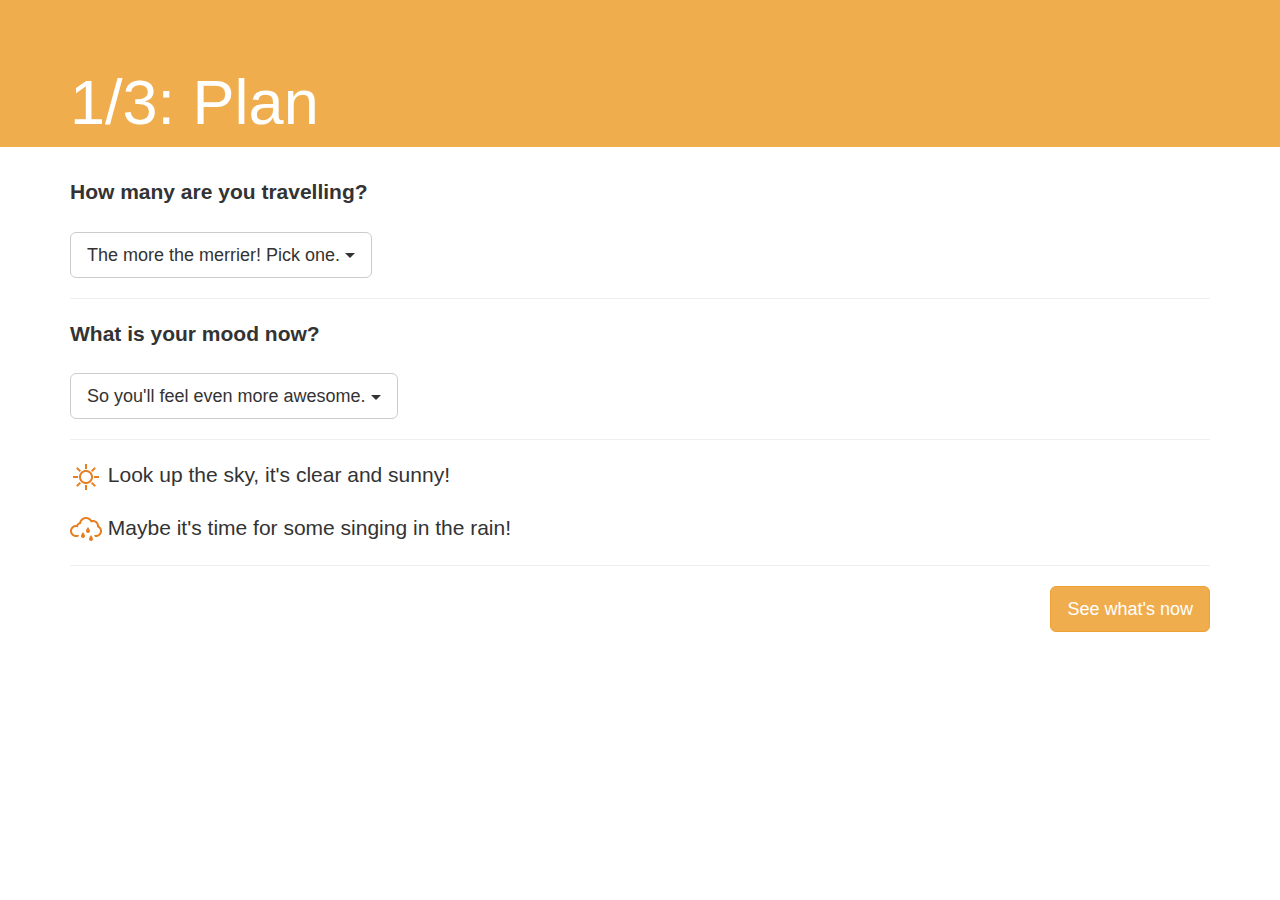
<file: whatnow/start.html>
<!DOCTYPE html>
<html lang="en">
    <head>
		<title>What Now?</title>
		<meta charset="utf-8">
		<meta name="viewport" content="width=device-width, initial-scale=1">
		<link rel="stylesheet" href="css/bootstrap.min.css">
        <link rel="stylesheet" href="css/main.css">
	</head>
	<body>
        <div class="jumbotron">
            <div class="container">
                <h1>1/3: Plan</h1>
            </div>
        </div>
        <div class="container">
            <form>
                <div class="form-group">
                    <p class="lead">
                        <label for="travel-group">How many are you travelling?</label>
                    </p>
                    <div class="dropdown">
                        <button class="btn btn-lg btn-default dropdown-toggle" type="button" id="travel-group" data-toggle="dropdown" aria-haspopup="true" aria-expanded="true">
                            The more the merrier! Pick one. <span class="caret"></span>
                        </button>
                        <ul class="dropdown-menu" aria-labelledby="travel-group">
                            <li><a href="#"><img src="images/female.png" /> All by myself, lady</a></li>
                            <li><a href="#"><img src="images/male.png" /> All by myself, gentleman</a></li>
                            <li><a href="#"><img src="images/couple.png" /> With my significant other</a></li>
                            <li><a href="#"><img src="images/family.png" /> With my family</a></li>
                            <li><a href="#"><img src="images/dog.png" /> With my family and Max</a></li>
                        </ul>
                    </div>
                </div>
                <hr />
                <div class="form-group">
                    <p class="lead">
                        <label for="travel-mood">What is your mood now?</label>
                    </p>
                    <div class="dropdown">
                        <button class="btn btn-lg btn-default dropdown-toggle" type="button" id="travel-mood" data-toggle="dropdown" aria-haspopup="true" aria-expanded="true">
                            So you'll feel even more awesome. <span class="caret"></span>
                        </button>
                        <ul class="dropdown-menu" aria-labelledby="travel-mood">
                            <li><img src="images/happy.png" /> <a href="#">Happy</a></li>
                            <li><img src="images/artsy.png" /> <a href="#">Artsy</a></li>
                            <li><img src="images/adventurous.png" /> <a href="#">Adventurous</a></li>
                            <li><img src="images/hungry.png" /> <a href="#">Hungry</a></li>
                            <li><img src="images/tired.png" /> <a href="#">Tired</a></li>
                        </ul>
                    </div>
                </div>
                <hr />
                <div class="form-group">
                    <p class="lead">
                        <img src="images/sunny.png" /> Look up the sky, it's clear and sunny!
                    </p>
                    <p class="lead">
                        <img src="images/rainy.png" /> Maybe it's time for some singing in the rain!
                    </p>
                </div>
                <hr />
                <div class="text-right">
                    <a href="choose.html" class="btn btn-primary btn-warning btn-lg">See what's now</a>
                </div>
            </form>
        </div>
        <script src="js/jquery.min.js"></script>
        <script src="js/bootstrap.min.js"></script>
    </body>
</html>
</file>
<file: whatnow/css/main.css>
.dropdown-menu>li>a {
    display: inline;
    padding-left: 0;
}

.btn {
    text-align: left;
}

.jumbotron {
    background-color: #f0ad4e;
    color: #fff;
    padding-bottom: 0;
}

.full-screen {
    background-color: #f0ad4e;
    height: 100vh;
    width: 100vw;
    display: table;
}

.full-screen .full-screen-body {
    display: table-cell;
    vertical-align: middle;
    padding-left: 15px;
    padding-right: 15px;
}

.full-screen .full-screen-body h1 {
    color: #fff;
}

.full-screen .full-screen-body .btn {
    border: 2px solid #fff;
}

iframe {
    max-width: 100%;
    background-color: #eee;
}
</file>
<file: css/main.css>
.dropdown-menu>li {
    height: 50px;
}

.dropdown-menu>li>a {
    display: block;
    height: 50px;
    padding: 10px;
    cursor: pointer;
}

.dropdown-menu>li>a:hover {
    background-color: #eee;
}

.btn {
    text-align: left;
}

.jumbotron {
    background-color: #f0ad4e;
    color: #fff;
    padding-bottom: 0;
}

.full-screen {
    background-color: #f0ad4e;
    height: 100vh;
    width: 100vw;
    display: table;
}

.full-screen .full-screen-body {
    display: table-cell;
    vertical-align: middle;
    padding-left: 15px;
    padding-right: 15px;
}

.full-screen .full-screen-body h1 {
    color: #fff;
}

.full-screen .full-screen-body .btn {
    border: 2px solid #fff;
}

iframe {
    max-width: 100%;
    background-color: #eee;
}
</file>
